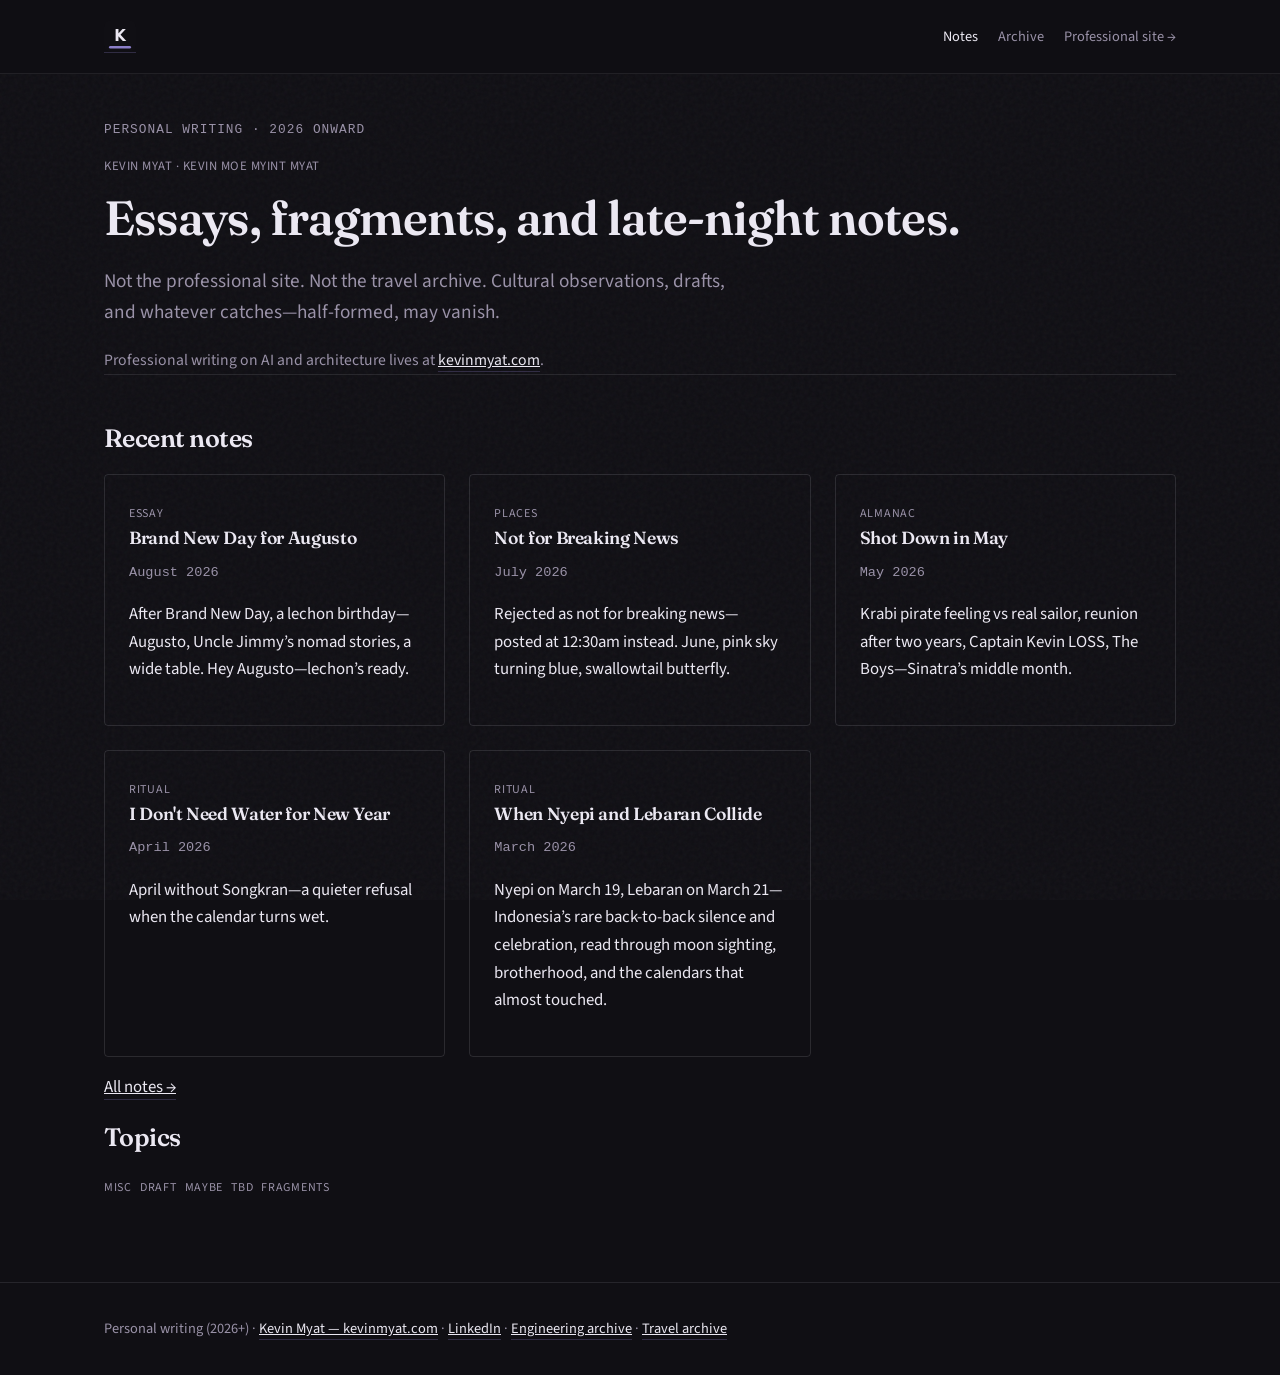
<file: index.html>
﻿<!DOCTYPE html>
<html lang="en">
<head>
  <meta charset="utf-8">
  <meta name="viewport" content="width=device-width, initial-scale=1">
    <title>Kevin Moe Myint Myat — Personal Writing | Kevin Myat</title>
  <meta name="description" content="Personal essays by Kevin Moe Myint Myat (Kevin Myat). Professional advisory at kevinmyat.com — Singapore.">
  <meta name="author" content="Kevin Moe Myint Myat">
  <meta name="google-site-verification" content="ZTF3uOZ1AsYwFRMLpzr2GUFgceF5L3k33hb3w4qyGak" />
  <meta name="robots" content="index, follow, max-image-preview:large">
  <link rel="canonical" href="https://kevinmyat.github.io/">
  <link rel="author" href="https://kevinmyat.com/">
  <link rel="me" href="https://www.linkedin.com/in/kevinmoemyintmyat/">
  <meta property="og:title" content="Kevin Myat — Personal Writing">
  <meta property="og:description" content="Personal essays and notes by Kevin Myat. Professional site: kevinmyat.com">
  <meta property="og:url" content="https://kevinmyat.github.io/">
  <meta property="og:type" content="website">
  <meta property="og:site_name" content="Kevin Myat">
  <meta property="og:image" content="https://kevinmyat.github.io/assets/img/og-default.png">
  <meta name="twitter:card" content="summary_large_image">
  <meta name="twitter:image" content="https://kevinmyat.github.io/assets/img/og-default.png">

  <link rel="icon" href="assets/img/favicon.svg" type="image/svg+xml">
  <link rel="stylesheet" href="styles.css">

  <script type="application/ld+json">{"@context":"https://schema.org","@type":"Person","@id":"https://kevinmyat.com/#person","name":"Kevin Moe Myint Myat","alternateName":["Kevin Myat","m3yevn"],"jobTitle":"Writer","url":"https://kevinmyat.com","sameAs":["https://www.linkedin.com/in/kevinmoemyintmyat/","https://kevinmyat.com","https://github.com/m3yevn","https://medium.com/@kevinmoemyintmyat","https://kevinmyat.github.io"],"homeLocation":{"@type":"Place","name":"Singapore"}}</script>
  <script type="application/ld+json">{"@context":"https://schema.org","@type":"WebSite","name":"Kevin Myat — Personal Writing","url":"https://kevinmyat.github.io","description":"Personal essays and notes from 2026 onward.","author":{"@id":"https://kevinmyat.com/#person"},"isPartOf":{"@type":"WebSite","@id":"https://kevinmyat.com/#website"}}</script>
</head>
<body>
  <a class="skip-link" href="#main">Skip to content</a>
  <header class="site-header">
    <div class="inner">
      <nav class="site-nav" aria-label="Primary">
        <a class="brand" href="index.html"><img class="brand-logo" src="assets/img/logo.svg" alt="Kevin Myat" width="32" height="32" decoding="async"></a>
        <ul class="nav-links"><li><a href="index.html" aria-current="page">Notes</a></li><li><a href="blog/index.html">Archive</a></li><li><a href="https://kevinmyat.com/">Professional site →</a></li></ul>
      </nav>
    </div>
  </header>
  <main id="main" class="site-main">

<section class="hero fade-in">
  <p class="archive-banner">Personal writing · 2026 onward</p>
  <p class="hero-eyebrow">Kevin Myat · Kevin Moe Myint Myat</p>
  <h1>Essays, fragments, and late-night notes.</h1>
  <p class="lead">Not the professional site. Not the travel archive. Cultural observations, drafts, and whatever catches—half-formed, may vanish.</p>
  <div class="hero-copy">
    <p>Professional writing on AI and architecture lives at <a href="https://kevinmyat.com/blog/">kevinmyat.com</a>.</p>
  </div>
</section>
<section class="fade-in fade-in-delay-1">
  <h2>Recent notes</h2>
  <div class="grid-2 fade-in">
    <article class="card">
      <a href="blog/brand-new-day-for-augusto/index.html">
        <span class="tag">essay</span>
        <h3>Brand New Day for Augusto</h3>
        <p class="meta">August 2026</p>
        <p>After Brand New Day, a lechon birthday—Augusto, Uncle Jimmy’s nomad stories, a wide table. Hey Augusto—lechon’s ready.</p>
      </a>
    </article>
    <article class="card">
      <a href="blog/not-for-breaking-news/index.html">
        <span class="tag">places</span>
        <h3>Not for Breaking News</h3>
        <p class="meta">July 2026</p>
        <p>Rejected as not for breaking news—posted at 12:30am instead. June, pink sky turning blue, swallowtail butterfly.</p>
      </a>
    </article>
    <article class="card">
      <a href="blog/shot-down-in-may/index.html">
        <span class="tag">almanac</span>
        <h3>Shot Down in May</h3>
        <p class="meta">May 2026</p>
        <p>Krabi pirate feeling vs real sailor, reunion after two years, Captain Kevin LOSS, The Boys—Sinatra’s middle month.</p>
      </a>
    </article>
    <article class="card">
      <a href="blog/i-dont-need-water-for-new-year/index.html">
        <span class="tag">ritual</span>
        <h3>I Don't Need Water for New Year</h3>
        <p class="meta">April 2026</p>
        <p>April without Songkran—a quieter refusal when the calendar turns wet.</p>
      </a>
    </article>
    <article class="card">
      <a href="blog/nyepi-and-the-day-of-silence/index.html">
        <span class="tag">ritual</span>
        <h3>When Nyepi and Lebaran Collide</h3>
        <p class="meta">March 2026</p>
        <p>Nyepi on March 19, Lebaran on March 21—Indonesia’s rare back-to-back silence and celebration, read through moon sighting, brotherhood, and the calendars that almost touched.</p>
      </a>
    </article></div>
  <p><a href="blog/index.html">All notes →</a></p>
</section>
<section class="fade-in fade-in-delay-2">
  <h2>Topics</h2>
  <p><span class="tag">misc</span><span class="tag">draft</span><span class="tag">maybe</span><span class="tag">tbd</span><span class="tag">fragments</span></p>
</section></main>
  <footer class="site-footer"><div class="inner"><p>Personal writing (2026+) · <a href="https://kevinmyat.com/">Kevin Myat — kevinmyat.com</a> · <a href="https://www.linkedin.com/in/kevinmoemyintmyat/" rel="me">LinkedIn</a> · <a href="https://kevmoemyintmyat.gitlab.io/">Engineering archive</a> · <a href="https://kevmoemyintmyat.github.io/">Travel archive</a></p></div></footer>
  <script src="scripts.js" defer></script>
</body>
</html>
</file>
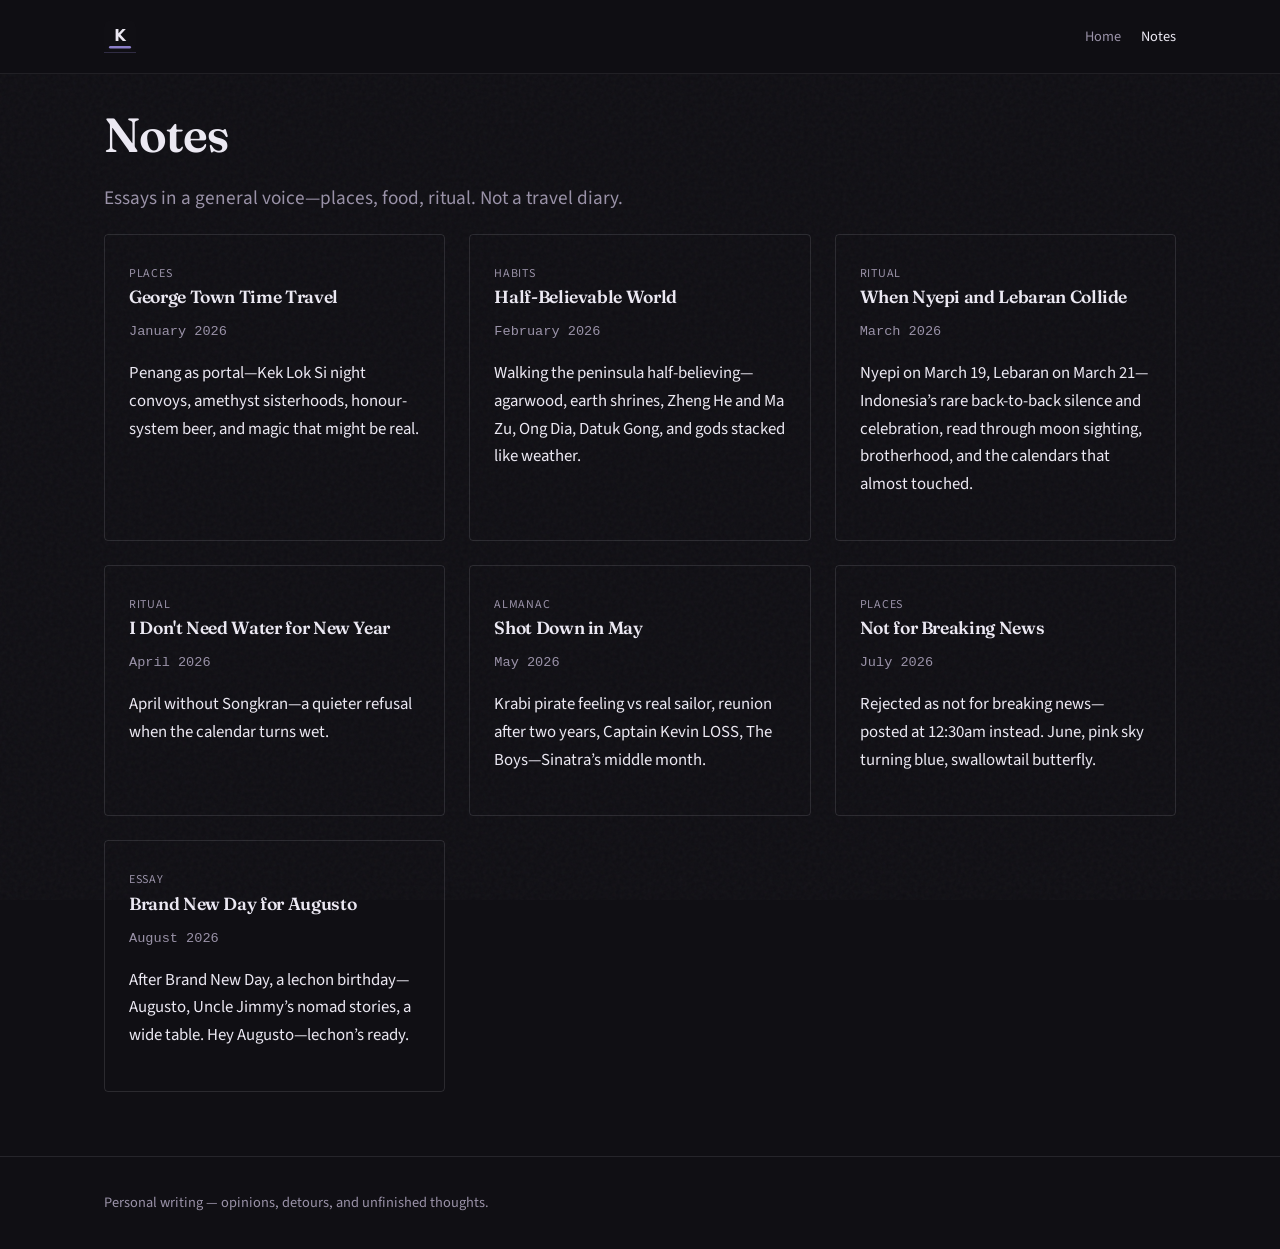
<file: blog/index.html>
﻿<!DOCTYPE html>
<html lang="en">
<head>
  <meta charset="utf-8">
  <meta name="viewport" content="width=device-width, initial-scale=1">
  <title>Notes · Kevin Myat</title>
  <meta name="description" content="Loose notes and drafts — no fixed theme.">
  <meta name="keywords" content="Kevin Myat, Kevin Moe Myint Myat, Moe Myint Myat, m3yevn, personal writing, essays, fragments, creative notes, side project blog">
  <meta name="author" content="Kevin Myat">
  <link rel="canonical" href="https://kevinmyat.github.io/blog/">
  <link rel="author" href="https://kevinmyat.com/">
  <meta property="og:title" content="Notes · Kevin Myat">
  <meta property="og:description" content="Loose notes and drafts — no fixed theme.">
  <meta property="og:url" content="https://kevinmyat.github.io/blog/">
  <meta property="og:type" content="website">
  <meta property="og:image" content="https://kevinmyat.github.io/assets/img/og-default.png">
  <meta name="twitter:card" content="summary_large_image">
  <meta name="twitter:image" content="https://kevinmyat.github.io/assets/img/og-default.png">
  <meta name="twitter:title" content="Notes · Kevin Myat">
  <meta name="twitter:description" content="Loose notes and drafts — no fixed theme.">
  <link rel="icon" href="../assets/img/favicon.svg" type="image/svg+xml">
  <link rel="stylesheet" href="../styles.css">
  
</head>
<body>
  <a class="skip-link" href="#main">Skip to content</a>
  <header class="site-header">
    <div class="inner">
      <nav class="site-nav" aria-label="Primary">
        <a class="brand" href="../index.html"><img class="brand-logo" src="../assets/img/logo.svg" alt="Kevin Myat" width="32" height="32" decoding="async"></a>
        <ul class="nav-links"><li><a href="../index.html">Home</a></li><li><a href="../blog/index.html" aria-current="page">Notes</a></li></ul>
      </nav>
    </div>
  </header>
  <main id="main" class="site-main"><h1>Notes</h1>
<p class="lead">Essays in a general voice—places, food, ritual. Not a travel diary.</p>
<div class="grid-2 fade-in">
    <article class="card">
      <a href="../blog/hawker-time-travel-george-town/index.html">
        <span class="tag">places</span>
        <h3>George Town Time Travel</h3>
        <p class="meta">January 2026</p>
        <p>Penang as portal—Kek Lok Si night convoys, amethyst sisterhoods, honour-system beer, and magic that might be real.</p>
      </a>
    </article>
    <article class="card">
      <a href="../blog/antique-shops-and-half-beliefs/index.html">
        <span class="tag">habits</span>
        <h3>Half-Believable World</h3>
        <p class="meta">February 2026</p>
        <p>Walking the peninsula half-believing—agarwood, earth shrines, Zheng He and Ma Zu, Ong Dia, Datuk Gong, and gods stacked like weather.</p>
      </a>
    </article>
    <article class="card">
      <a href="../blog/nyepi-and-the-day-of-silence/index.html">
        <span class="tag">ritual</span>
        <h3>When Nyepi and Lebaran Collide</h3>
        <p class="meta">March 2026</p>
        <p>Nyepi on March 19, Lebaran on March 21—Indonesia’s rare back-to-back silence and celebration, read through moon sighting, brotherhood, and the calendars that almost touched.</p>
      </a>
    </article>
    <article class="card">
      <a href="../blog/i-dont-need-water-for-new-year/index.html">
        <span class="tag">ritual</span>
        <h3>I Don't Need Water for New Year</h3>
        <p class="meta">April 2026</p>
        <p>April without Songkran—a quieter refusal when the calendar turns wet.</p>
      </a>
    </article>
    <article class="card">
      <a href="../blog/shot-down-in-may/index.html">
        <span class="tag">almanac</span>
        <h3>Shot Down in May</h3>
        <p class="meta">May 2026</p>
        <p>Krabi pirate feeling vs real sailor, reunion after two years, Captain Kevin LOSS, The Boys—Sinatra’s middle month.</p>
      </a>
    </article>
    <article class="card">
      <a href="../blog/not-for-breaking-news/index.html">
        <span class="tag">places</span>
        <h3>Not for Breaking News</h3>
        <p class="meta">July 2026</p>
        <p>Rejected as not for breaking news—posted at 12:30am instead. June, pink sky turning blue, swallowtail butterfly.</p>
      </a>
    </article>
    <article class="card">
      <a href="../blog/brand-new-day-for-augusto/index.html">
        <span class="tag">essay</span>
        <h3>Brand New Day for Augusto</h3>
        <p class="meta">August 2026</p>
        <p>After Brand New Day, a lechon birthday—Augusto, Uncle Jimmy’s nomad stories, a wide table. Hey Augusto—lechon’s ready.</p>
      </a>
    </article></div></main>
  <footer class="site-footer"><div class="inner"><p>Personal writing — opinions, detours, and unfinished thoughts.</p></div></footer>
  <script src="../scripts.js" defer></script>
</body>
</html>
</file>
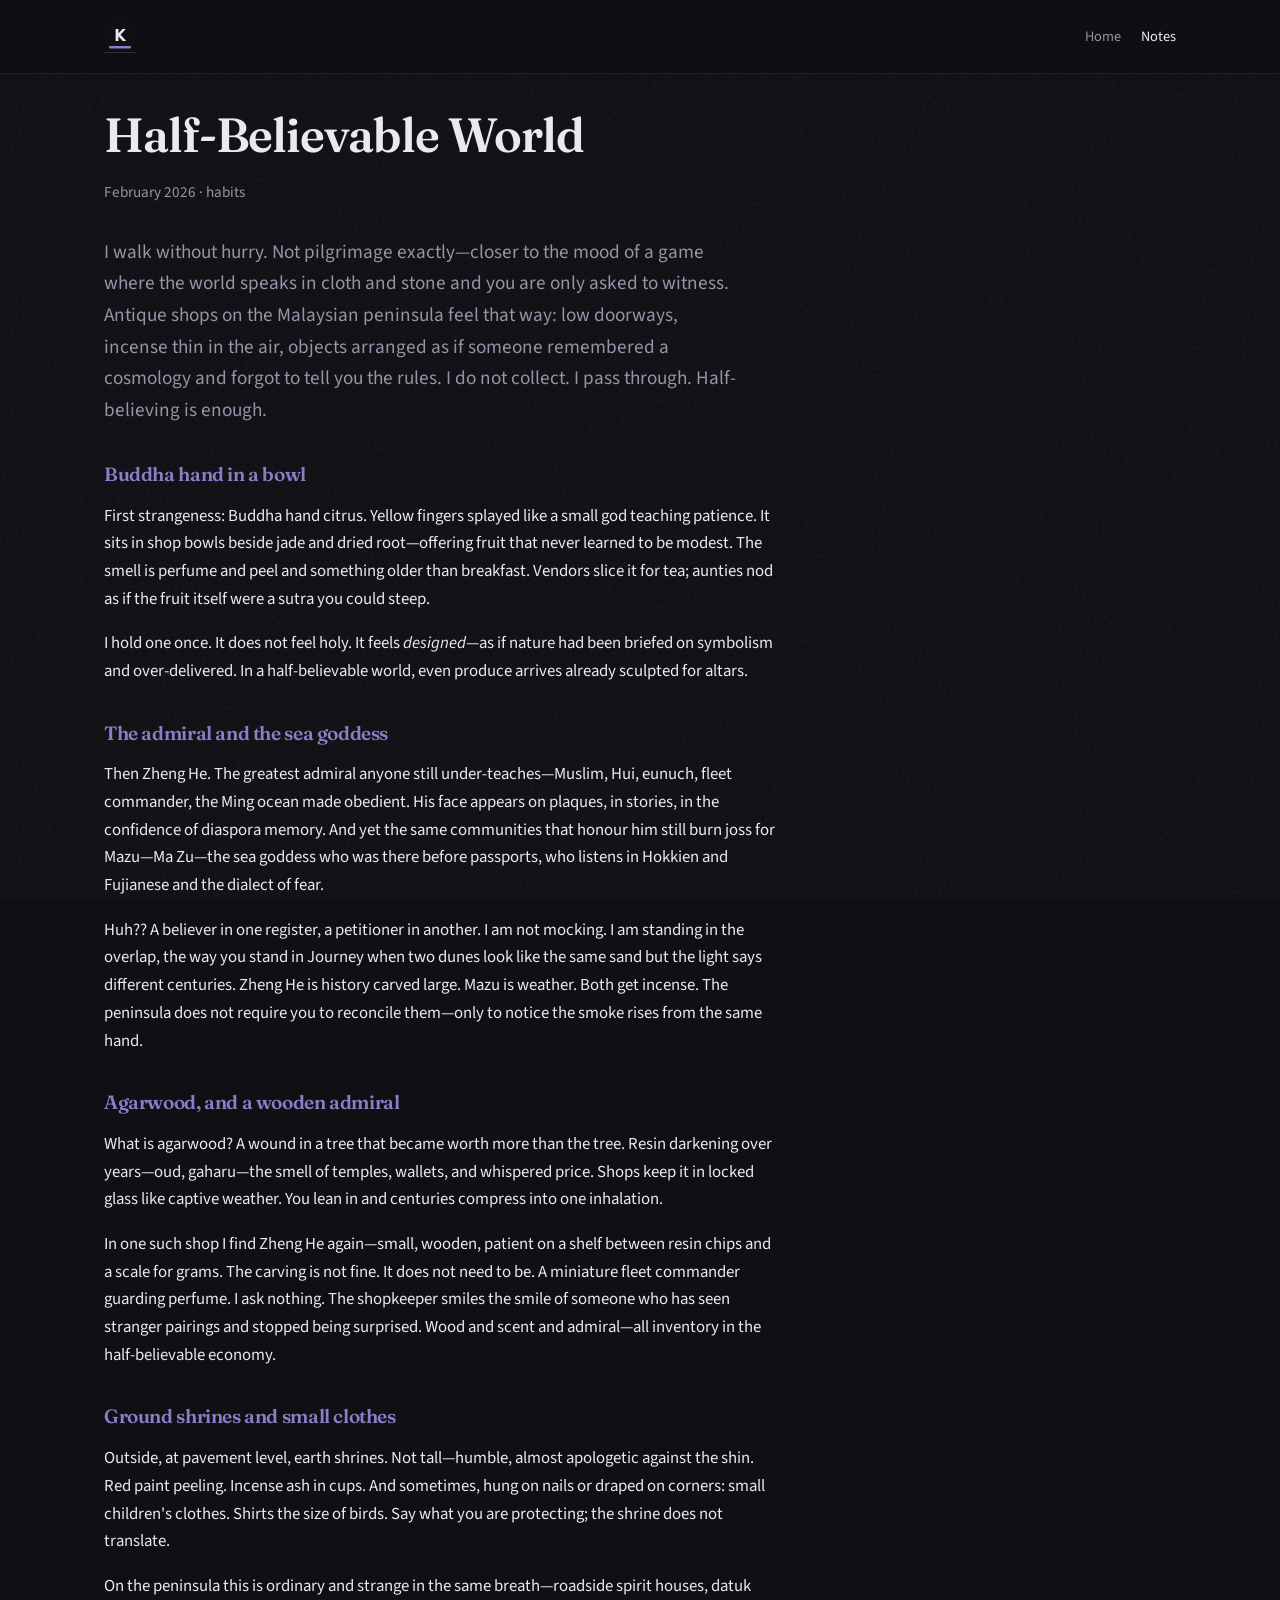
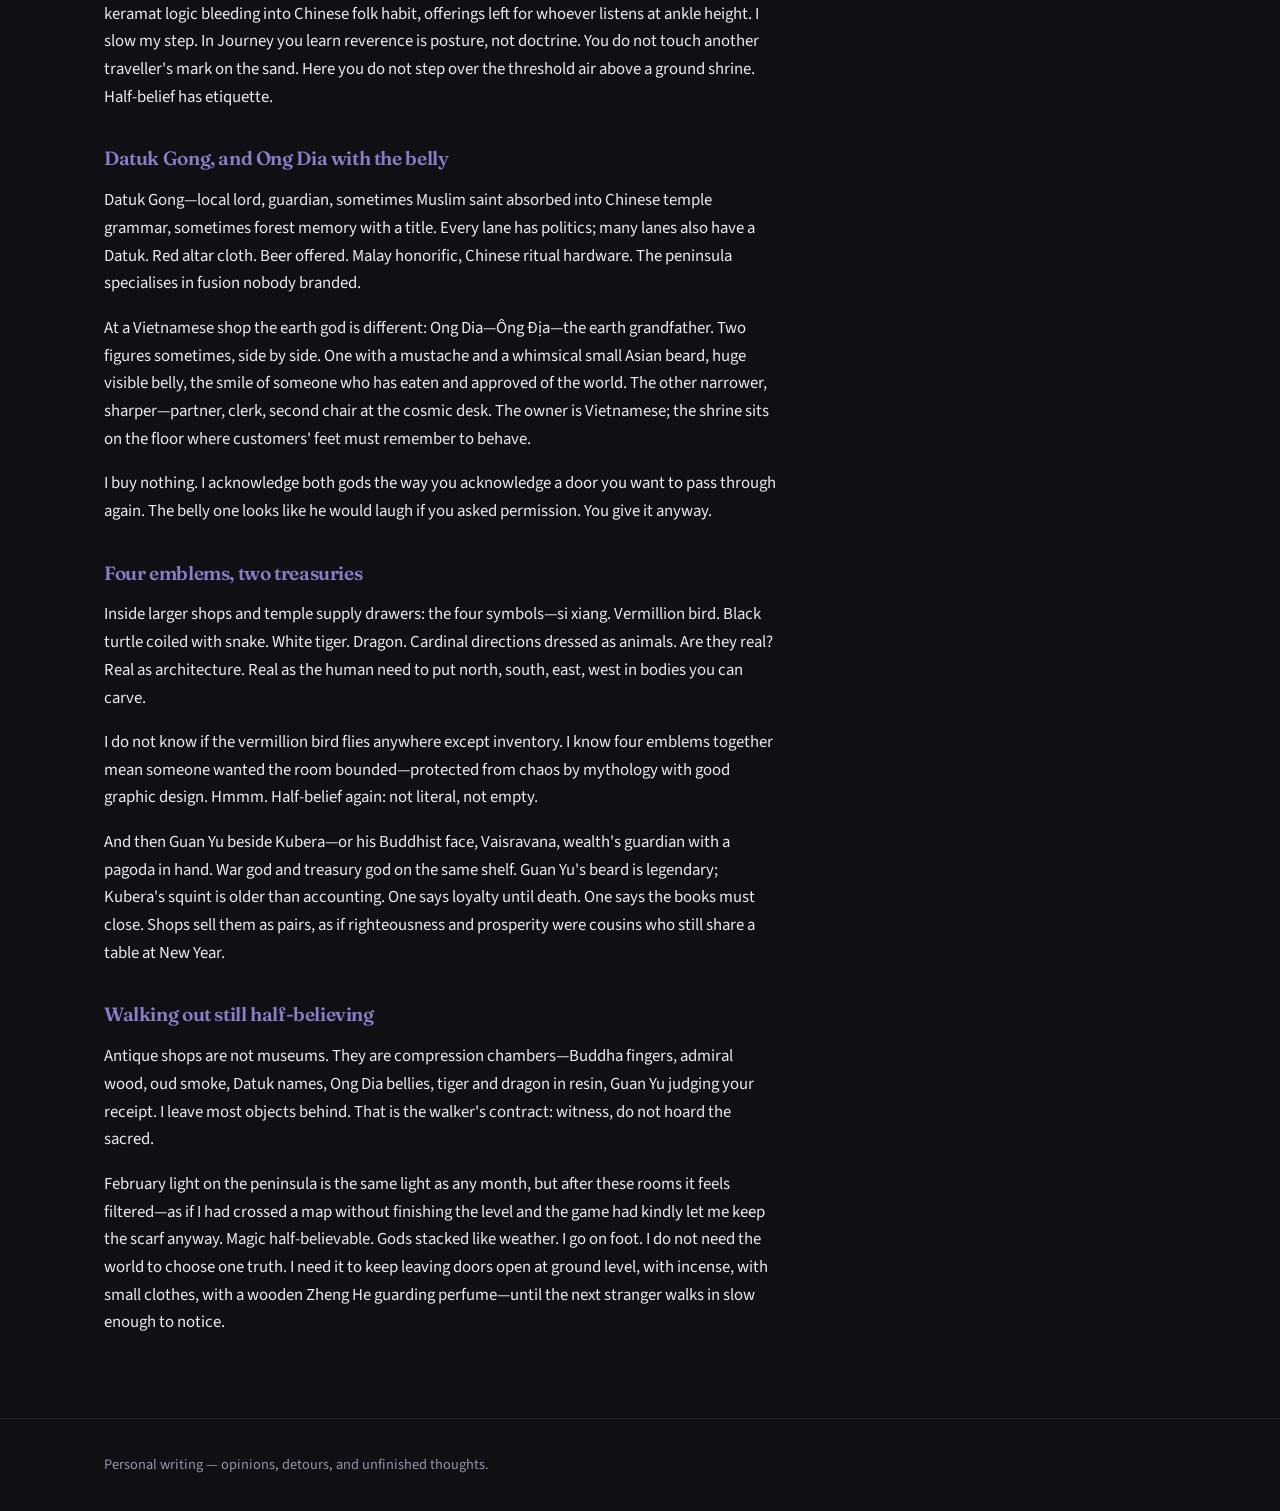
<file: blog/antique-shops-and-half-beliefs/index.html>
﻿<!DOCTYPE html>
<html lang="en">
<head>
  <meta charset="utf-8">
  <meta name="viewport" content="width=device-width, initial-scale=1">
  <title>Half-Believable World · Kevin Myat</title>
  <meta name="description" content="Walking the peninsula half-believing—agarwood, earth shrines, Zheng He and Ma Zu, Ong Dia, Datuk Gong, and gods stacked like weather.">
  <meta name="keywords" content="Kevin Myat, Kevin Moe Myint Myat, Moe Myint Myat, m3yevn, personal writing, essays, fragments, creative notes, side project blog">
  <meta name="author" content="Kevin Myat">
  <link rel="canonical" href="https://kevinmyat.github.io/blog/antique-shops-and-half-beliefs/">
  <link rel="author" href="https://kevinmyat.com/">
  <meta property="og:title" content="Half-Believable World · Kevin Myat">
  <meta property="og:description" content="Walking the peninsula half-believing—agarwood, earth shrines, Zheng He and Ma Zu, Ong Dia, Datuk Gong, and gods stacked like weather.">
  <meta property="og:url" content="https://kevinmyat.github.io/blog/antique-shops-and-half-beliefs/">
  <meta property="og:type" content="article">
  <meta property="og:site_name" content="Kevin Myat">
  <meta property="og:image" content="https://kevinmyat.github.io/assets/img/og-default.png">
  <meta name="twitter:card" content="summary_large_image">
  <meta name="twitter:image" content="https://kevinmyat.github.io/assets/img/og-default.png">
  <meta name="twitter:title" content="Half-Believable World · Kevin Myat">
  <meta name="twitter:description" content="Walking the peninsula half-believing—agarwood, earth shrines, Zheng He and Ma Zu, Ong Dia, Datuk Gong, and gods stacked like weather.">
  <link rel="icon" href="../../assets/img/favicon.svg" type="image/svg+xml">
  <link rel="stylesheet" href="../../styles.css">
  <script type="application/ld+json">{"@context":"https://schema.org","@type":"BlogPosting","headline":"Half-Believable World","author":{"@type":"Person","name":"Kevin Myat"},"datePublished":"2026-02-20","mainEntityOfPage":"https://kevinmyat.github.io/blog/antique-shops-and-half-beliefs/"}</script>
</head>
<body>
  <a class="skip-link" href="#main">Skip to content</a>
  <header class="site-header">
    <div class="inner">
      <nav class="site-nav" aria-label="Primary">
        <a class="brand" href="../../index.html"><img class="brand-logo" src="../../assets/img/logo.svg" alt="Kevin Myat" width="32" height="32" decoding="async"></a>
        <ul class="nav-links"><li><a href="../../index.html">Home</a></li><li><a href="../../blog/index.html" aria-current="page">Notes</a></li></ul>
      </nav>
    </div>
  </header>
  <main id="main" class="site-main">
<article class="article">
  <header class="article-header fade-in">
    <h1>Half-Believable World</h1>
    <p class="byline">February 2026 · habits</p>
  </header>
  <div class="article-body fade-in fade-in-delay-1"><p class="lead">I walk without hurry. Not pilgrimage exactly—closer to the mood of a game where the world speaks in cloth and stone and you are only asked to witness. Antique shops on the Malaysian peninsula feel that way: low doorways, incense thin in the air, objects arranged as if someone remembered a cosmology and forgot to tell you the rules. I do not collect. I pass through. Half-believing is enough.</p><h2>Buddha hand in a bowl</h2><p>First strangeness: Buddha hand citrus. Yellow fingers splayed like a small god teaching patience. It sits in shop bowls beside jade and dried root—offering fruit that never learned to be modest. The smell is perfume and peel and something older than breakfast. Vendors slice it for tea; aunties nod as if the fruit itself were a sutra you could steep.</p><p>I hold one once. It does not feel holy. It feels <em>designed</em>—as if nature had been briefed on symbolism and over-delivered. In a half-believable world, even produce arrives already sculpted for altars.</p><h2>The admiral and the sea goddess</h2><p>Then Zheng He. The greatest admiral anyone still under-teaches—Muslim, Hui, eunuch, fleet commander, the Ming ocean made obedient. His face appears on plaques, in stories, in the confidence of diaspora memory. And yet the same communities that honour him still burn joss for Mazu—Ma Zu—the sea goddess who was there before passports, who listens in Hokkien and Fujianese and the dialect of fear.</p><p>Huh?? A believer in one register, a petitioner in another. I am not mocking. I am standing in the overlap, the way you stand in Journey when two dunes look like the same sand but the light says different centuries. Zheng He is history carved large. Mazu is weather. Both get incense. The peninsula does not require you to reconcile them—only to notice the smoke rises from the same hand.</p><h2>Agarwood, and a wooden admiral</h2><p>What is agarwood? A wound in a tree that became worth more than the tree. Resin darkening over years—oud, gaharu—the smell of temples, wallets, and whispered price. Shops keep it in locked glass like captive weather. You lean in and centuries compress into one inhalation.</p><p>In one such shop I find Zheng He again—small, wooden, patient on a shelf between resin chips and a scale for grams. The carving is not fine. It does not need to be. A miniature fleet commander guarding perfume. I ask nothing. The shopkeeper smiles the smile of someone who has seen stranger pairings and stopped being surprised. Wood and scent and admiral—all inventory in the half-believable economy.</p><h2>Ground shrines and small clothes</h2><p>Outside, at pavement level, earth shrines. Not tall—humble, almost apologetic against the shin. Red paint peeling. Incense ash in cups. And sometimes, hung on nails or draped on corners: small children's clothes. Shirts the size of birds. Say what you are protecting; the shrine does not translate.</p><p>On the peninsula this is ordinary and strange in the same breath—roadside spirit houses, datuk keramat logic bleeding into Chinese folk habit, offerings left for whoever listens at ankle height. I slow my step. In Journey you learn reverence is posture, not doctrine. You do not touch another traveller's mark on the sand. Here you do not step over the threshold air above a ground shrine. Half-belief has etiquette.</p><h2>Datuk Gong, and Ong Dia with the belly</h2><p>Datuk Gong—local lord, guardian, sometimes Muslim saint absorbed into Chinese temple grammar, sometimes forest memory with a title. Every lane has politics; many lanes also have a Datuk. Red altar cloth. Beer offered. Malay honorific, Chinese ritual hardware. The peninsula specialises in fusion nobody branded.</p><p>At a Vietnamese shop the earth god is different: Ong Dia—Ông Địa—the earth grandfather. Two figures sometimes, side by side. One with a mustache and a whimsical small Asian beard, huge visible belly, the smile of someone who has eaten and approved of the world. The other narrower, sharper—partner, clerk, second chair at the cosmic desk. The owner is Vietnamese; the shrine sits on the floor where customers' feet must remember to behave.</p><p>I buy nothing. I acknowledge both gods the way you acknowledge a door you want to pass through again. The belly one looks like he would laugh if you asked permission. You give it anyway.</p><h2>Four emblems, two treasuries</h2><p>Inside larger shops and temple supply drawers: the four symbols—si xiang. Vermillion bird. Black turtle coiled with snake. White tiger. Dragon. Cardinal directions dressed as animals. Are they real? Real as architecture. Real as the human need to put north, south, east, west in bodies you can carve.</p><p>I do not know if the vermillion bird flies anywhere except inventory. I know four emblems together mean someone wanted the room bounded—protected from chaos by mythology with good graphic design. Hmmm. Half-belief again: not literal, not empty.</p><p>And then Guan Yu beside Kubera—or his Buddhist face, Vaisravana, wealth's guardian with a pagoda in hand. War god and treasury god on the same shelf. Guan Yu's beard is legendary; Kubera's squint is older than accounting. One says loyalty until death. One says the books must close. Shops sell them as pairs, as if righteousness and prosperity were cousins who still share a table at New Year.</p><h2>Walking out still half-believing</h2><p>Antique shops are not museums. They are compression chambers—Buddha fingers, admiral wood, oud smoke, Datuk names, Ong Dia bellies, tiger and dragon in resin, Guan Yu judging your receipt. I leave most objects behind. That is the walker's contract: witness, do not hoard the sacred.</p><p>February light on the peninsula is the same light as any month, but after these rooms it feels filtered—as if I had crossed a map without finishing the level and the game had kindly let me keep the scarf anyway. Magic half-believable. Gods stacked like weather. I go on foot. I do not need the world to choose one truth. I need it to keep leaving doors open at ground level, with incense, with small clothes, with a wooden Zheng He guarding perfume—until the next stranger walks in slow enough to notice.</p></div>
  
</article></main>
  <footer class="site-footer"><div class="inner"><p>Personal writing — opinions, detours, and unfinished thoughts.</p></div></footer>
  <script src="../../scripts.js" defer></script>
</body>
</html>
</file>
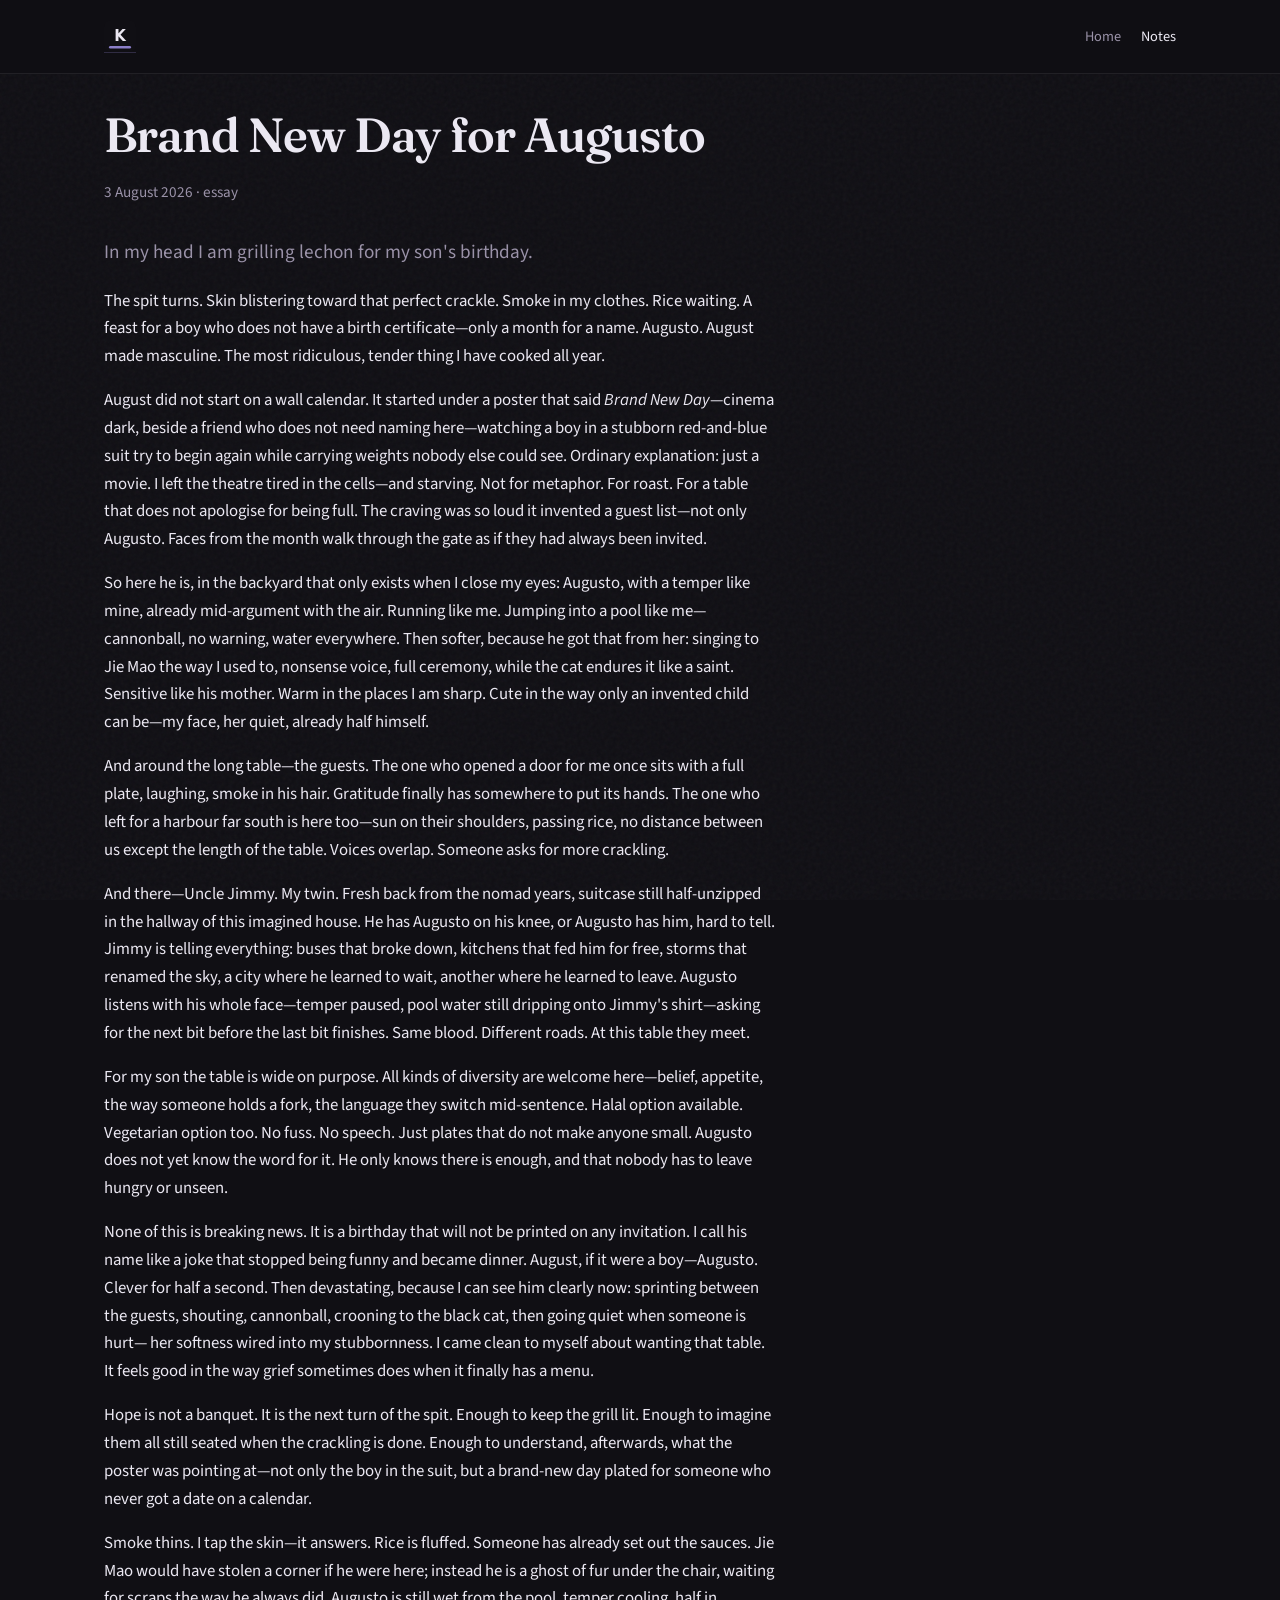
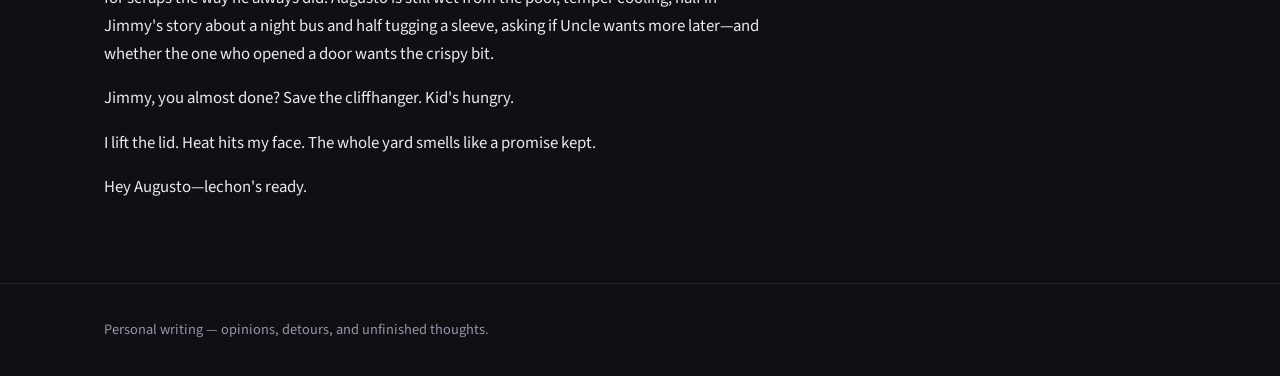
<file: blog/brand-new-day-for-augusto/index.html>
<!doctype html>
<html lang="en">
  <head>
    <meta charset="utf-8" />
    <meta name="viewport" content="width=device-width, initial-scale=1" />
    <title>Brand New Day for Augusto · Kevin Myat</title>
    <meta
      name="description"
      content="After Brand New Day, a craving for lechon invents a birthday—Augusto, a wide table, guests in plain sight. Hey Augusto, lechon's ready."
    />
    <meta
      name="keywords"
      content="Kevin Myat, Kevin Moe Myint Myat, Moe Myint Myat, m3yevn, personal writing, essays, fragments, creative notes, side project blog"
    />
    <meta name="author" content="Kevin Myat" />
    <link
      rel="canonical"
      href="https://kevinmyat.github.io/blog/brand-new-day-for-augusto/"
    />
    <link rel="author" href="https://kevinmyat.com/" />
    <meta property="og:title" content="Brand New Day for Augusto · Kevin Myat" />
    <meta
      property="og:description"
      content="After Brand New Day, a craving for lechon invents a birthday—Augusto, a wide table, guests in plain sight. Hey Augusto, lechon's ready."
    />
    <meta
      property="og:url"
      content="https://kevinmyat.github.io/blog/brand-new-day-for-augusto/"
    />
    <meta property="og:type" content="article" />
    <meta property="og:site_name" content="Kevin Myat" />
    <meta
      property="og:image"
      content="https://kevinmyat.github.io/assets/img/og-default.png"
    />
    <meta name="twitter:card" content="summary_large_image" />
    <meta
      name="twitter:image"
      content="https://kevinmyat.github.io/assets/img/og-default.png"
    />
    <meta name="twitter:title" content="Brand New Day for Augusto · Kevin Myat" />
    <meta
      name="twitter:description"
      content="After Brand New Day, a craving for lechon invents a birthday—Augusto, a wide table, guests in plain sight. Hey Augusto, lechon's ready."
    />
    <link rel="icon" href="../../assets/img/favicon.svg" type="image/svg+xml" />
    <link rel="stylesheet" href="../../styles.css" />
    <script type="application/ld+json">
      {
        "@context": "https://schema.org",
        "@type": "BlogPosting",
        "headline": "Brand New Day for Augusto",
        "description": "After Brand New Day, a craving for lechon invents a birthday—Augusto, a wide table, guests in plain sight. Hey Augusto, lechon's ready.",
        "author": { "@type": "Person", "name": "Kevin Myat" },
        "datePublished": "2026-08-03",
        "dateModified": "2026-08-03",
        "mainEntityOfPage": "https://kevinmyat.github.io/blog/brand-new-day-for-augusto/",
        "publisher": {
          "@type": "Organization",
          "name": "Kevin Myat — Personal Writing",
          "logo": {
            "@type": "ImageObject",
            "url": "https://kevinmyat.github.io/assets/img/logo.svg"
          }
        }
      }
    </script>
  </head>
  <body>
    <a class="skip-link" href="#main">Skip to content</a>
    <header class="site-header">
      <div class="inner">
        <nav class="site-nav" aria-label="Primary">
          <a class="brand" href="../../index.html"
            ><img
              class="brand-logo"
              src="../../assets/img/logo.svg"
              alt="Kevin Myat"
              width="32"
              height="32"
              decoding="async"
          /></a>
          <ul class="nav-links">
            <li><a href="../../index.html">Home</a></li>
            <li>
              <a href="../../blog/index.html" aria-current="page">Notes</a>
            </li>
          </ul>
        </nav>
      </div>
    </header>
    <main id="main" class="site-main">
      <article class="article">
        <header class="article-header fade-in">
          <h1>Brand New Day for Augusto</h1>
          <p class="byline">3 August 2026 · essay</p>
        </header>
        <div class="article-body fade-in fade-in-delay-1">
          <p class="lead">
            In my head I am grilling lechon for my son's birthday.
          </p>
          <p>
            The spit turns. Skin blistering toward that perfect crackle. Smoke
            in my clothes. Rice waiting. A feast for a boy who does not have a
            birth certificate—only a month for a name. Augusto. August made
            masculine. The most ridiculous, tender thing I have cooked all year.
          </p>
          <p>
            August did not start on a wall calendar. It started under a poster
            that said <em>Brand New Day</em>—cinema dark, beside a friend who
            does not need naming here—watching a boy in a stubborn red-and-blue
            suit try to begin again while carrying weights nobody else could
            see. Ordinary explanation: just a movie. I left the theatre tired
            in the cells—and starving. Not for metaphor. For roast. For a table
            that does not apologise for being full. The craving was so loud it
            invented a guest list—not only Augusto. Faces from the month walk
            through the gate as if they had always been invited.
          </p>
          <p>
            So here he is, in the backyard that only exists when I close my
            eyes: Augusto, with a temper like mine, already mid-argument with
            the air. Running like me. Jumping into a pool like me—cannonball,
            no warning, water everywhere. Then softer, because he got that from
            her: singing to Jie Mao the way I used to, nonsense voice, full
            ceremony, while the cat endures it like a saint. Sensitive like his
            mother. Warm in the places I am sharp. Cute in the way only an
            invented child can be—my face, her quiet, already half himself.
          </p>
          <p>
            And around the long table—the guests. The one who opened a door for
            me once sits with a full plate, laughing, smoke in his hair.
            Gratitude finally has somewhere to put its hands. The one who left
            for a harbour far south is here too—sun on their shoulders, passing
            rice, no distance between us except the length of the table. Voices
            overlap. Someone asks for more crackling.
          </p>
          <p>
            And there—Uncle Jimmy. My twin. Fresh back from the nomad years,
            suitcase still half-unzipped in the hallway of this imagined house.
            He has Augusto on his knee, or Augusto has him, hard to tell. Jimmy
            is telling everything: buses that broke down, kitchens that fed him
            for free, storms that renamed the sky, a city where he learned to
            wait, another where he learned to leave. Augusto listens with his
            whole face—temper paused, pool water still dripping onto Jimmy's
            shirt—asking for the next bit before the last bit finishes. Same
            blood. Different roads. At this table they meet.
          </p>
          <p>
            For my son the table is wide on purpose. All kinds of diversity are
            welcome here—belief, appetite, the way someone holds a fork, the
            language they switch mid-sentence. Halal option available. Vegetarian
            option too. No fuss. No speech. Just plates that do not make anyone
            small. Augusto does not yet know the word for it. He only knows there
            is enough, and that nobody has to leave hungry or unseen.
          </p>
          <p>
            None of this is breaking news. It is a birthday that will not be
            printed on any invitation. I call his name like a joke that stopped
            being funny and became dinner. August, if it were a boy—Augusto.
            Clever for half a second. Then devastating, because I can see him
            clearly now: sprinting between the guests, shouting, cannonball,
            crooning to the black cat, then going quiet when someone is hurt—
            her softness wired into my stubbornness. I came clean to myself about
            wanting that table. It feels good in the way grief sometimes does
            when it finally has a menu.
          </p>
          <p>
            Hope is not a banquet. It is the next turn of the spit. Enough to
            keep the grill lit. Enough to imagine them all still seated when the
            crackling is done. Enough to understand, afterwards, what the poster
            was pointing at—not only the boy in the suit, but a brand-new day
            plated for someone who never got a date on a calendar.
          </p>
          <p>
            Smoke thins. I tap the skin—it answers. Rice is fluffed. Someone has
            already set out the sauces. Jie Mao would have stolen a corner if he
            were here; instead he is a ghost of fur under the chair, waiting for
            scraps the way he always did. Augusto is still wet from the pool,
            temper cooling, half in Jimmy's story about a night bus and half
            tugging a sleeve, asking if Uncle wants more later—and whether the
            one who opened a door wants the crispy bit.
          </p>
          <p>
            Jimmy, you almost done? Save the cliffhanger. Kid's hungry.
          </p>
          <p>
            I lift the lid. Heat hits my face. The whole yard smells like a
            promise kept.
          </p>
          <p>
            Hey Augusto—lechon's ready.
          </p>
        </div>
      </article>
    </main>
    <footer class="site-footer">
      <div class="inner">
        <p>Personal writing — opinions, detours, and unfinished thoughts.</p>
      </div>
    </footer>
    <script src="../../scripts.js" defer></script>
  </body>
</html>
</file>
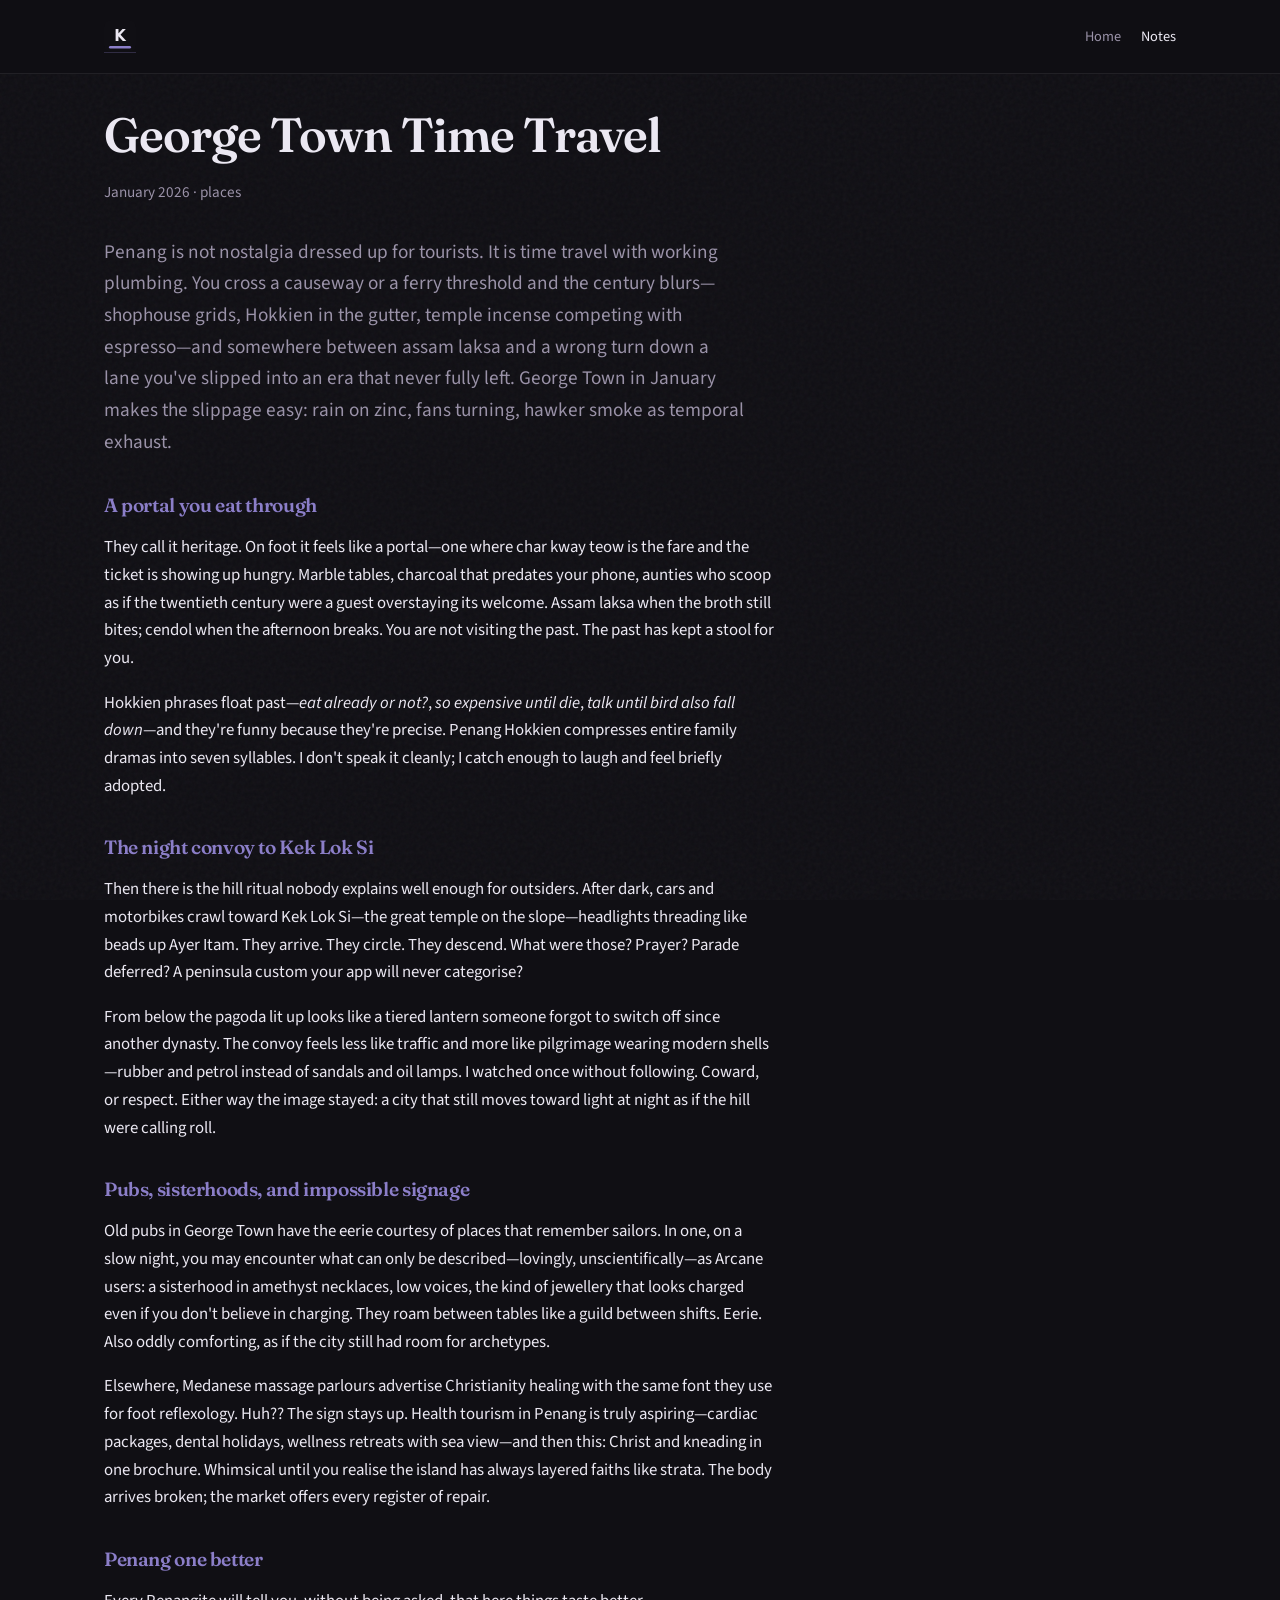
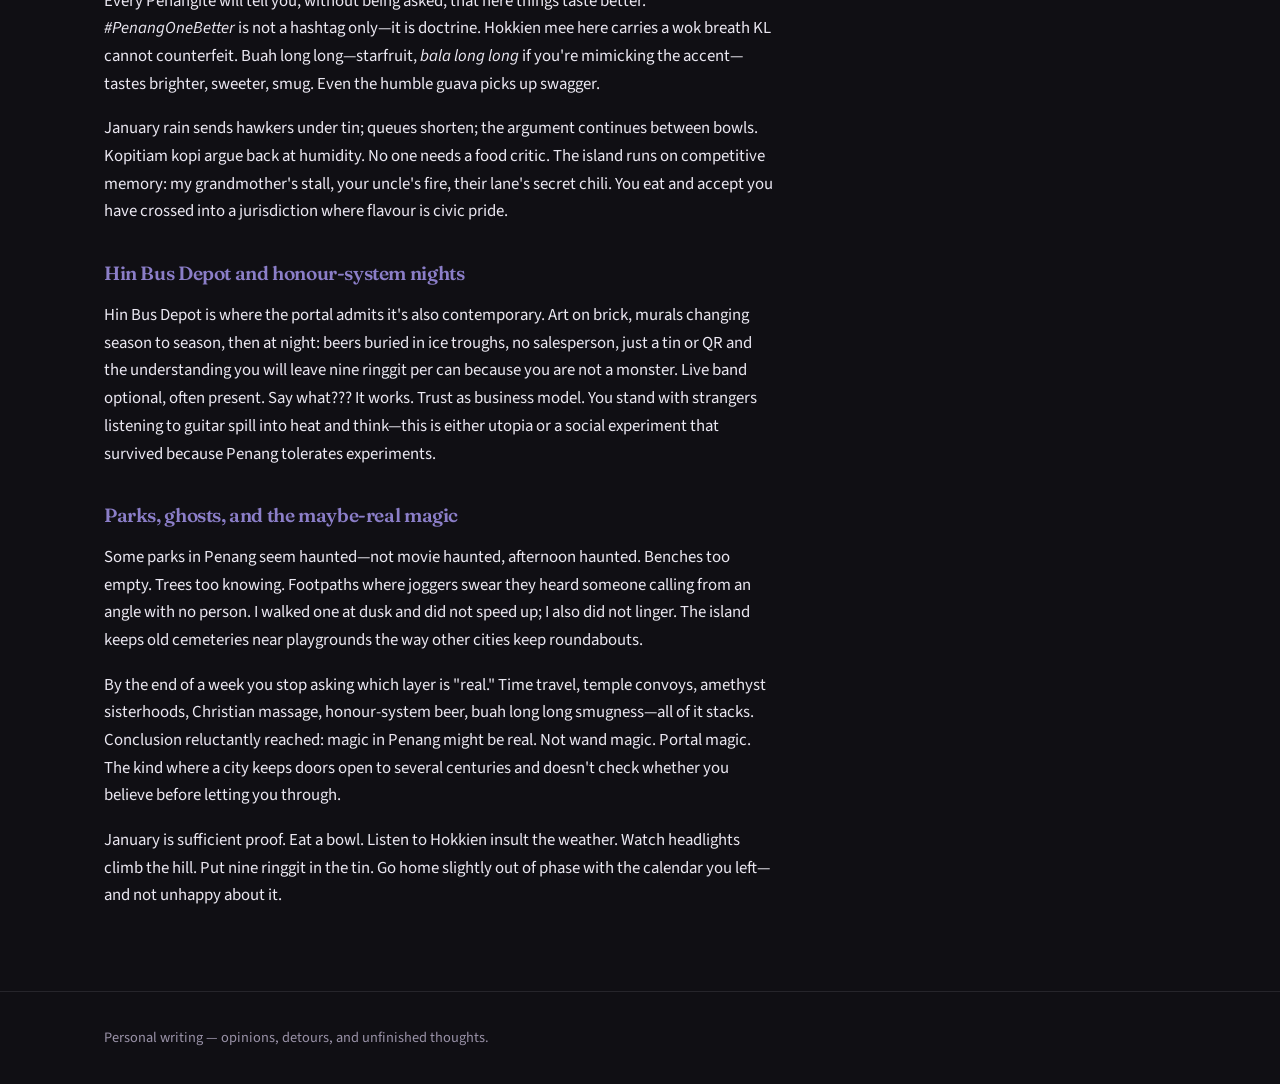
<file: blog/hawker-time-travel-george-town/index.html>
﻿<!DOCTYPE html>
<html lang="en">
<head>
  <meta charset="utf-8">
  <meta name="viewport" content="width=device-width, initial-scale=1">
  <title>George Town Time Travel · Kevin Myat</title>
  <meta name="description" content="Penang as portal—Kek Lok Si night convoys, amethyst sisterhoods, honour-system beer, and magic that might be real.">
  <meta name="keywords" content="Kevin Myat, Kevin Moe Myint Myat, Moe Myint Myat, m3yevn, personal writing, essays, fragments, creative notes, side project blog">
  <meta name="author" content="Kevin Myat">
  <link rel="canonical" href="https://kevinmyat.github.io/blog/hawker-time-travel-george-town/">
  <link rel="author" href="https://kevinmyat.com/">
  <meta property="og:title" content="George Town Time Travel · Kevin Myat">
  <meta property="og:description" content="Penang as portal—Kek Lok Si night convoys, amethyst sisterhoods, honour-system beer, and magic that might be real.">
  <meta property="og:url" content="https://kevinmyat.github.io/blog/hawker-time-travel-george-town/">
  <meta property="og:type" content="article">
  <meta property="og:site_name" content="Kevin Myat">
  <meta property="og:image" content="https://kevinmyat.github.io/assets/img/og-default.png">
  <meta name="twitter:card" content="summary_large_image">
  <meta name="twitter:image" content="https://kevinmyat.github.io/assets/img/og-default.png">
  <meta name="twitter:title" content="George Town Time Travel · Kevin Myat">
  <meta name="twitter:description" content="Penang as portal—Kek Lok Si night convoys, amethyst sisterhoods, honour-system beer, and magic that might be real.">
  <link rel="icon" href="../../assets/img/favicon.svg" type="image/svg+xml">
  <link rel="stylesheet" href="../../styles.css">
  <script type="application/ld+json">{"@context":"https://schema.org","@type":"BlogPosting","headline":"George Town Time Travel","author":{"@type":"Person","name":"Kevin Myat"},"datePublished":"2026-01-20","mainEntityOfPage":"https://kevinmyat.github.io/blog/hawker-time-travel-george-town/"}</script>
</head>
<body>
  <a class="skip-link" href="#main">Skip to content</a>
  <header class="site-header">
    <div class="inner">
      <nav class="site-nav" aria-label="Primary">
        <a class="brand" href="../../index.html"><img class="brand-logo" src="../../assets/img/logo.svg" alt="Kevin Myat" width="32" height="32" decoding="async"></a>
        <ul class="nav-links"><li><a href="../../index.html">Home</a></li><li><a href="../../blog/index.html" aria-current="page">Notes</a></li></ul>
      </nav>
    </div>
  </header>
  <main id="main" class="site-main">
<article class="article">
  <header class="article-header fade-in">
    <h1>George Town Time Travel</h1>
    <p class="byline">January 2026 · places</p>
  </header>
  <div class="article-body fade-in fade-in-delay-1"><p class="lead">Penang is not nostalgia dressed up for tourists. It is time travel with working plumbing. You cross a causeway or a ferry threshold and the century blurs—shophouse grids, Hokkien in the gutter, temple incense competing with espresso—and somewhere between assam laksa and a wrong turn down a lane you've slipped into an era that never fully left. George Town in January makes the slippage easy: rain on zinc, fans turning, hawker smoke as temporal exhaust.</p><h2>A portal you eat through</h2><p>They call it heritage. On foot it feels like a portal—one where char kway teow is the fare and the ticket is showing up hungry. Marble tables, charcoal that predates your phone, aunties who scoop as if the twentieth century were a guest overstaying its welcome. Assam laksa when the broth still bites; cendol when the afternoon breaks. You are not visiting the past. The past has kept a stool for you.</p><p>Hokkien phrases float past—<em>eat already or not?</em>, <em>so expensive until die</em>, <em>talk until bird also fall down</em>—and they're funny because they're precise. Penang Hokkien compresses entire family dramas into seven syllables. I don't speak it cleanly; I catch enough to laugh and feel briefly adopted.</p><h2>The night convoy to Kek Lok Si</h2><p>Then there is the hill ritual nobody explains well enough for outsiders. After dark, cars and motorbikes crawl toward Kek Lok Si—the great temple on the slope—headlights threading like beads up Ayer Itam. They arrive. They circle. They descend. What were those? Prayer? Parade deferred? A peninsula custom your app will never categorise?</p><p>From below the pagoda lit up looks like a tiered lantern someone forgot to switch off since another dynasty. The convoy feels less like traffic and more like pilgrimage wearing modern shells—rubber and petrol instead of sandals and oil lamps. I watched once without following. Coward, or respect. Either way the image stayed: a city that still moves toward light at night as if the hill were calling roll.</p><h2>Pubs, sisterhoods, and impossible signage</h2><p>Old pubs in George Town have the eerie courtesy of places that remember sailors. In one, on a slow night, you may encounter what can only be described—lovingly, unscientifically—as Arcane users: a sisterhood in amethyst necklaces, low voices, the kind of jewellery that looks charged even if you don't believe in charging. They roam between tables like a guild between shifts. Eerie. Also oddly comforting, as if the city still had room for archetypes.</p><p>Elsewhere, Medanese massage parlours advertise Christianity healing with the same font they use for foot reflexology. Huh?? The sign stays up. Health tourism in Penang is truly aspiring—cardiac packages, dental holidays, wellness retreats with sea view—and then this: Christ and kneading in one brochure. Whimsical until you realise the island has always layered faiths like strata. The body arrives broken; the market offers every register of repair.</p><h2>Penang one better</h2><p>Every Penangite will tell you, without being asked, that here things taste better. <em>#PenangOneBetter</em> is not a hashtag only—it is doctrine. Hokkien mee here carries a wok breath KL cannot counterfeit. Buah long long—starfruit, <em>bala long long</em> if you're mimicking the accent—tastes brighter, sweeter, smug. Even the humble guava picks up swagger.</p><p>January rain sends hawkers under tin; queues shorten; the argument continues between bowls. Kopitiam kopi argue back at humidity. No one needs a food critic. The island runs on competitive memory: my grandmother's stall, your uncle's fire, their lane's secret chili. You eat and accept you have crossed into a jurisdiction where flavour is civic pride.</p><h2>Hin Bus Depot and honour-system nights</h2><p>Hin Bus Depot is where the portal admits it's also contemporary. Art on brick, murals changing season to season, then at night: beers buried in ice troughs, no salesperson, just a tin or QR and the understanding you will leave nine ringgit per can because you are not a monster. Live band optional, often present. Say what??? It works. Trust as business model. You stand with strangers listening to guitar spill into heat and think—this is either utopia or a social experiment that survived because Penang tolerates experiments.</p><h2>Parks, ghosts, and the maybe-real magic</h2><p>Some parks in Penang seem haunted—not movie haunted, afternoon haunted. Benches too empty. Trees too knowing. Footpaths where joggers swear they heard someone calling from an angle with no person. I walked one at dusk and did not speed up; I also did not linger. The island keeps old cemeteries near playgrounds the way other cities keep roundabouts.</p><p>By the end of a week you stop asking which layer is "real." Time travel, temple convoys, amethyst sisterhoods, Christian massage, honour-system beer, buah long long smugness—all of it stacks. Conclusion reluctantly reached: magic in Penang might be real. Not wand magic. Portal magic. The kind where a city keeps doors open to several centuries and doesn't check whether you believe before letting you through.</p><p>January is sufficient proof. Eat a bowl. Listen to Hokkien insult the weather. Watch headlights climb the hill. Put nine ringgit in the tin. Go home slightly out of phase with the calendar you left—and not unhappy about it.</p></div>
  
</article></main>
  <footer class="site-footer"><div class="inner"><p>Personal writing — opinions, detours, and unfinished thoughts.</p></div></footer>
  <script src="../../scripts.js" defer></script>
</body>
</html>
</file>
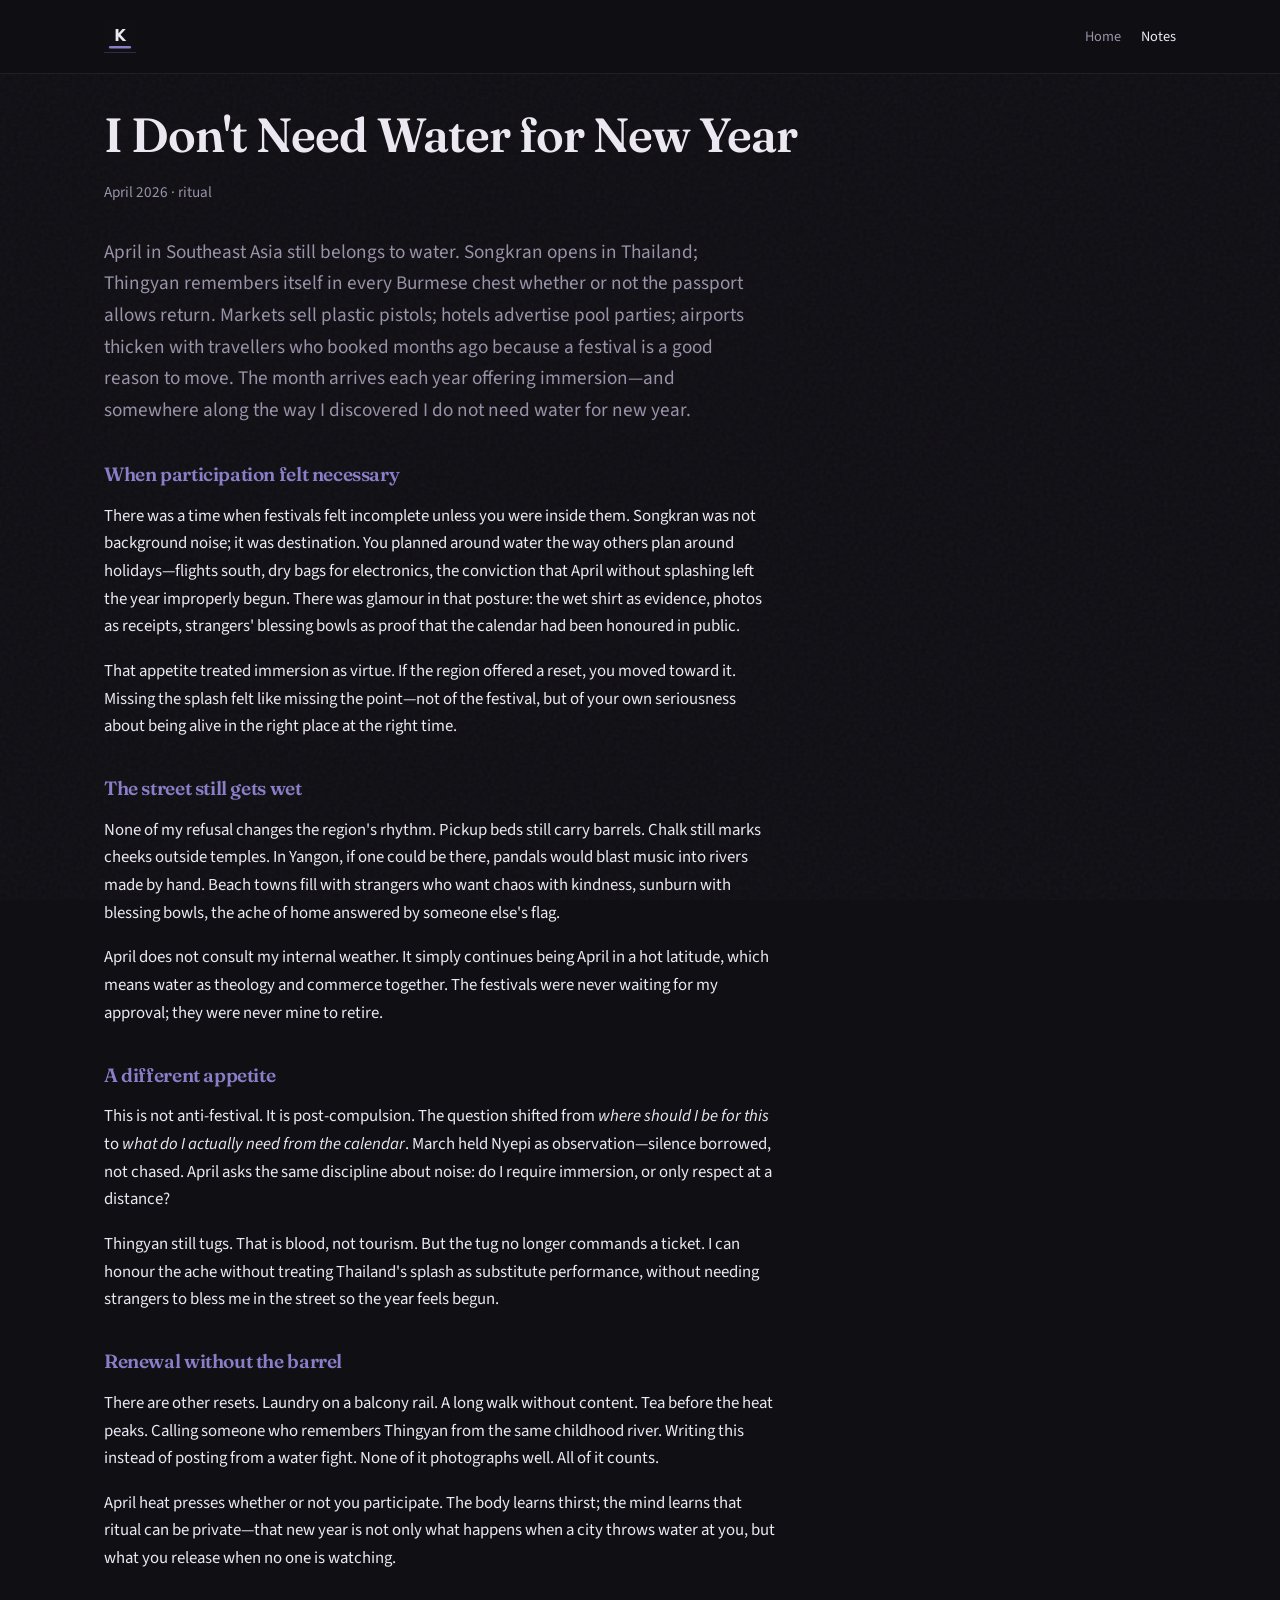
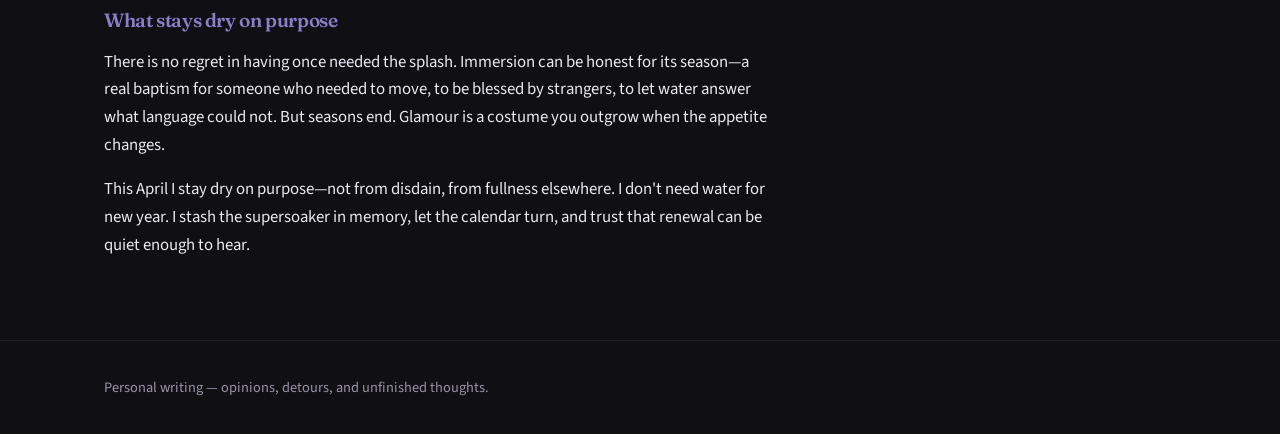
<file: blog/i-dont-need-water-for-new-year/index.html>
﻿<!DOCTYPE html>
<html lang="en">
<head>
  <meta charset="utf-8">
  <meta name="viewport" content="width=device-width, initial-scale=1">
  <title>I Don't Need Water for New Year · Kevin Myat</title>
  <meta name="description" content="April without Songkran—a quieter refusal when the calendar turns wet.">
  <meta name="keywords" content="Kevin Myat, Kevin Moe Myint Myat, Moe Myint Myat, m3yevn, personal writing, essays, fragments, creative notes, side project blog">
  <meta name="author" content="Kevin Myat">
  <link rel="canonical" href="https://kevinmyat.github.io/blog/i-dont-need-water-for-new-year/">
  <link rel="author" href="https://kevinmyat.com/">
  <meta property="og:title" content="I Don't Need Water for New Year · Kevin Myat">
  <meta property="og:description" content="April without Songkran—a quieter refusal when the calendar turns wet.">
  <meta property="og:url" content="https://kevinmyat.github.io/blog/i-dont-need-water-for-new-year/">
  <meta property="og:type" content="article">
  <meta property="og:site_name" content="Kevin Myat">
  <meta property="og:image" content="https://kevinmyat.github.io/assets/img/og-default.png">
  <meta name="twitter:card" content="summary_large_image">
  <meta name="twitter:image" content="https://kevinmyat.github.io/assets/img/og-default.png">
  <meta name="twitter:title" content="I Don't Need Water for New Year · Kevin Myat">
  <meta name="twitter:description" content="April without Songkran—a quieter refusal when the calendar turns wet.">
  <link rel="icon" href="../../assets/img/favicon.svg" type="image/svg+xml">
  <link rel="stylesheet" href="../../styles.css">
  <script type="application/ld+json">{"@context":"https://schema.org","@type":"BlogPosting","headline":"I Don't Need Water for New Year","author":{"@type":"Person","name":"Kevin Myat"},"datePublished":"2026-04-20","mainEntityOfPage":"https://kevinmyat.github.io/blog/i-dont-need-water-for-new-year/"}</script>
</head>
<body>
  <a class="skip-link" href="#main">Skip to content</a>
  <header class="site-header">
    <div class="inner">
      <nav class="site-nav" aria-label="Primary">
        <a class="brand" href="../../index.html"><img class="brand-logo" src="../../assets/img/logo.svg" alt="Kevin Myat" width="32" height="32" decoding="async"></a>
        <ul class="nav-links"><li><a href="../../index.html">Home</a></li><li><a href="../../blog/index.html" aria-current="page">Notes</a></li></ul>
      </nav>
    </div>
  </header>
  <main id="main" class="site-main">
<article class="article">
  <header class="article-header fade-in">
    <h1>I Don't Need Water for New Year</h1>
    <p class="byline">April 2026 · ritual</p>
  </header>
  <div class="article-body fade-in fade-in-delay-1"><p class="lead">April in Southeast Asia still belongs to water. Songkran opens in Thailand; Thingyan remembers itself in every Burmese chest whether or not the passport allows return. Markets sell plastic pistols; hotels advertise pool parties; airports thicken with travellers who booked months ago because a festival is a good reason to move. The month arrives each year offering immersion—and somewhere along the way I discovered I do not need water for new year.</p><h2>When participation felt necessary</h2><p>There was a time when festivals felt incomplete unless you were inside them. Songkran was not background noise; it was destination. You planned around water the way others plan around holidays—flights south, dry bags for electronics, the conviction that April without splashing left the year improperly begun. There was glamour in that posture: the wet shirt as evidence, photos as receipts, strangers' blessing bowls as proof that the calendar had been honoured in public.</p><p>That appetite treated immersion as virtue. If the region offered a reset, you moved toward it. Missing the splash felt like missing the point—not of the festival, but of your own seriousness about being alive in the right place at the right time.</p><h2>The street still gets wet</h2><p>None of my refusal changes the region's rhythm. Pickup beds still carry barrels. Chalk still marks cheeks outside temples. In Yangon, if one could be there, pandals would blast music into rivers made by hand. Beach towns fill with strangers who want chaos with kindness, sunburn with blessing bowls, the ache of home answered by someone else's flag.</p><p>April does not consult my internal weather. It simply continues being April in a hot latitude, which means water as theology and commerce together. The festivals were never waiting for my approval; they were never mine to retire.</p><h2>A different appetite</h2><p>This is not anti-festival. It is post-compulsion. The question shifted from <em>where should I be for this</em> to <em>what do I actually need from the calendar</em>. March held Nyepi as observation—silence borrowed, not chased. April asks the same discipline about noise: do I require immersion, or only respect at a distance?</p><p>Thingyan still tugs. That is blood, not tourism. But the tug no longer commands a ticket. I can honour the ache without treating Thailand's splash as substitute performance, without needing strangers to bless me in the street so the year feels begun.</p><h2>Renewal without the barrel</h2><p>There are other resets. Laundry on a balcony rail. A long walk without content. Tea before the heat peaks. Calling someone who remembers Thingyan from the same childhood river. Writing this instead of posting from a water fight. None of it photographs well. All of it counts.</p><p>April heat presses whether or not you participate. The body learns thirst; the mind learns that ritual can be private—that new year is not only what happens when a city throws water at you, but what you release when no one is watching.</p><h2>What stays dry on purpose</h2><p>There is no regret in having once needed the splash. Immersion can be honest for its season—a real baptism for someone who needed to move, to be blessed by strangers, to let water answer what language could not. But seasons end. Glamour is a costume you outgrow when the appetite changes.</p><p>This April I stay dry on purpose—not from disdain, from fullness elsewhere. I don't need water for new year. I stash the supersoaker in memory, let the calendar turn, and trust that renewal can be quiet enough to hear.</p></div>
  
</article></main>
  <footer class="site-footer"><div class="inner"><p>Personal writing — opinions, detours, and unfinished thoughts.</p></div></footer>
  <script src="../../scripts.js" defer></script>
</body>
</html>
</file>
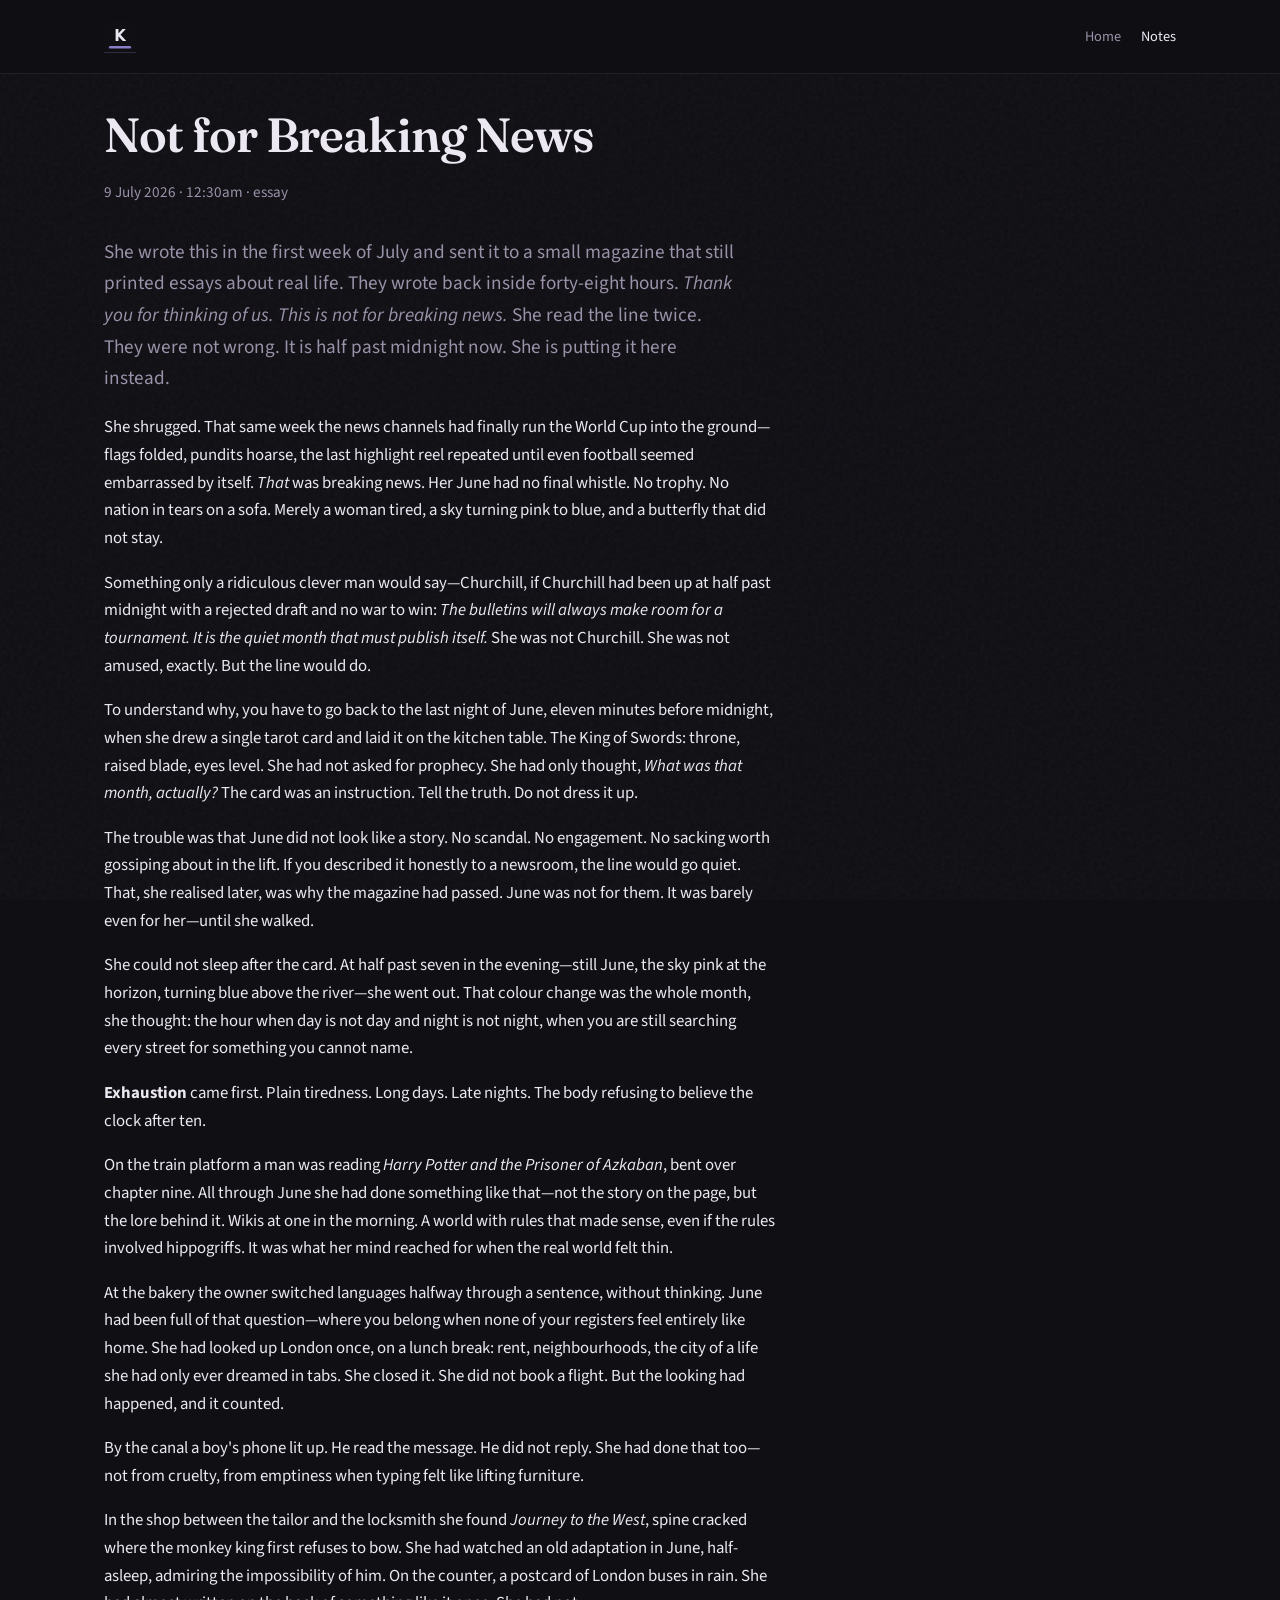
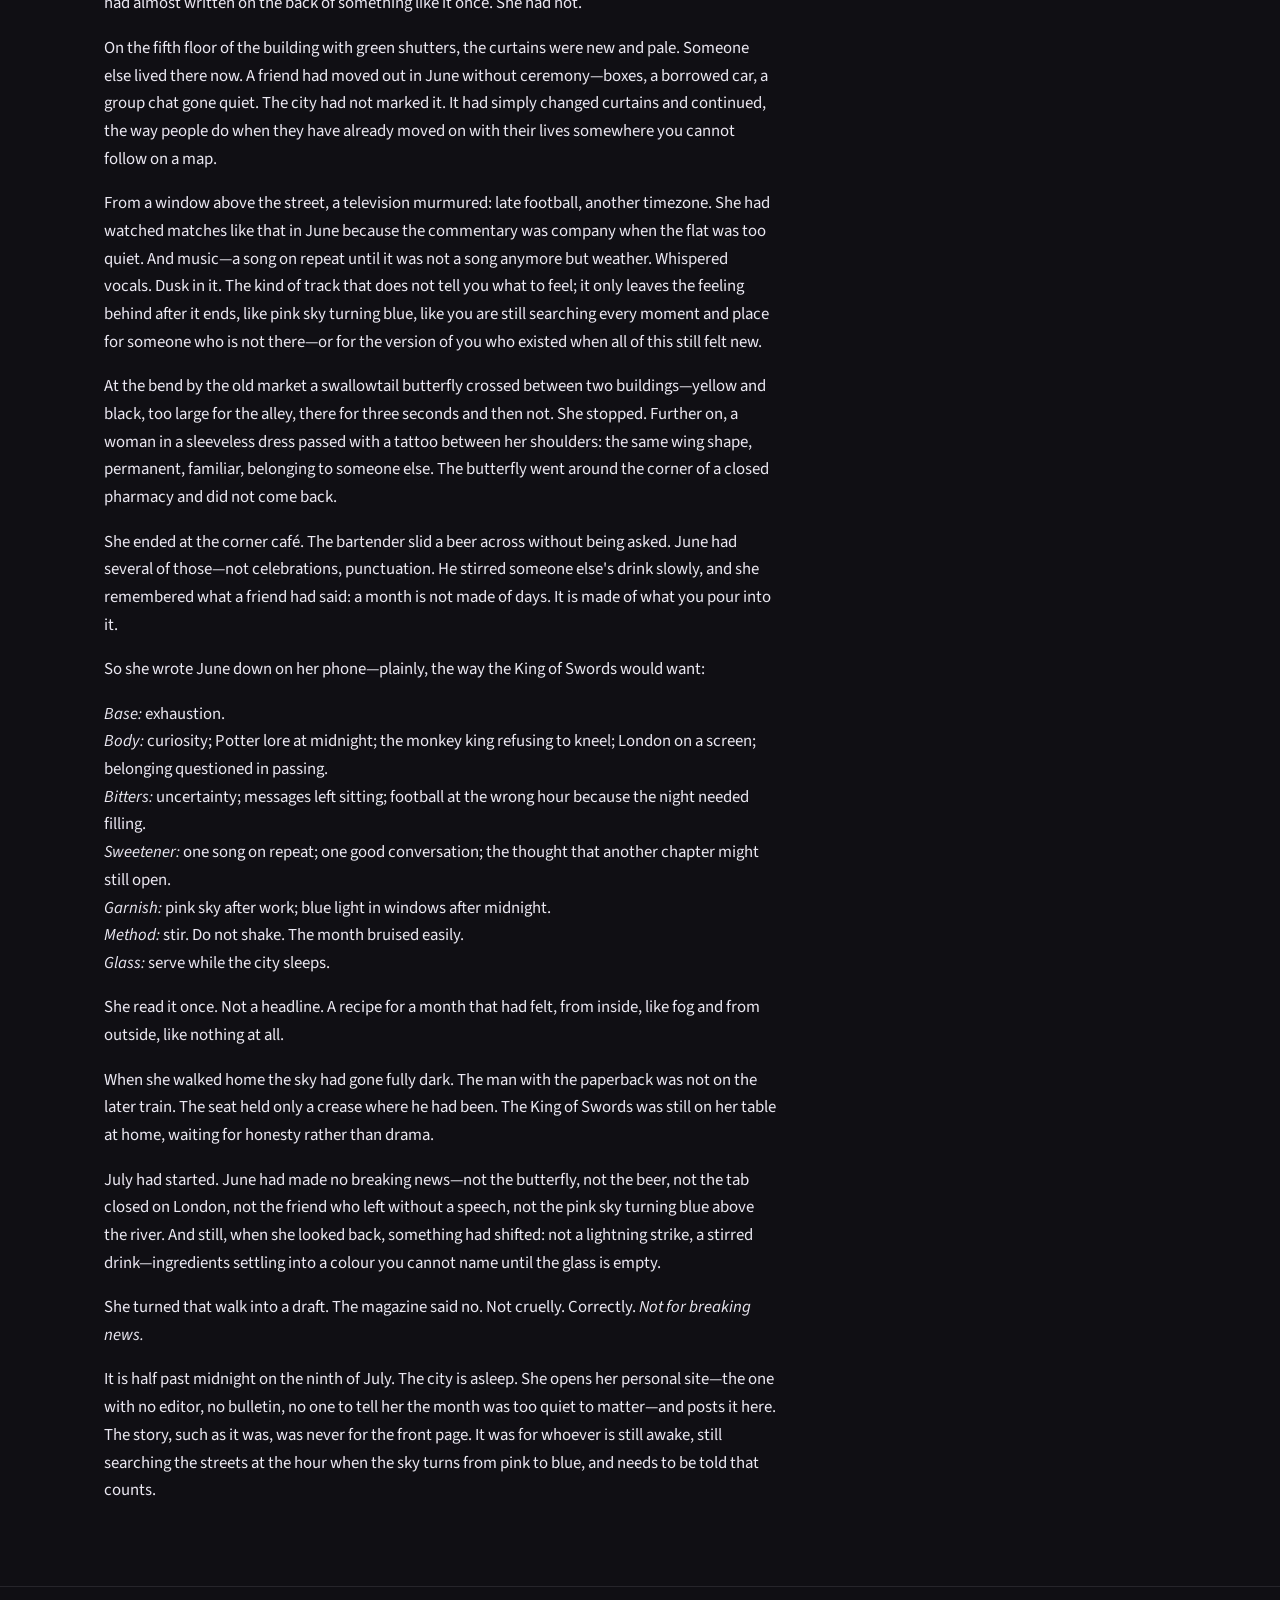
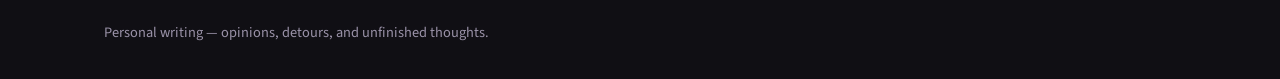
<file: blog/not-for-breaking-news/index.html>
<!doctype html>
<html lang="en">
  <head>
    <meta charset="utf-8" />
    <meta name="viewport" content="width=device-width, initial-scale=1" />
    <title>Not for Breaking News · Kevin Myat</title>
    <meta
      name="description"
      content="Rejected as not for breaking news—posted at half past midnight instead. June, King of Swords, pink sky turning blue, and a swallowtail butterfly."
    />
    <meta
      name="keywords"
      content="Kevin Myat, Kevin Moe Myint Myat, Moe Myint Myat, m3yevn, personal writing, essays, fragments, creative notes, side project blog"
    />
    <meta name="author" content="Kevin Myat" />
    <link
      rel="canonical"
      href="https://kevinmyat.github.io/blog/not-for-breaking-news/"
    />
    <link rel="author" href="https://kevinmyat.com/" />
    <meta property="og:title" content="Not for Breaking News · Kevin Myat" />
    <meta
      property="og:description"
      content="Rejected as not for breaking news—posted at half past midnight instead. June, King of Swords, pink sky turning blue, and a swallowtail butterfly."
    />
    <meta
      property="og:url"
      content="https://kevinmyat.github.io/blog/not-for-breaking-news/"
    />
    <meta property="og:type" content="article" />
    <meta property="og:site_name" content="Kevin Myat" />
    <meta
      property="og:image"
      content="https://kevinmyat.github.io/assets/img/og-default.png"
    />
    <meta name="twitter:card" content="summary_large_image" />
    <meta
      name="twitter:image"
      content="https://kevinmyat.github.io/assets/img/og-default.png"
    />
    <meta name="twitter:title" content="Not for Breaking News · Kevin Myat" />
    <meta
      name="twitter:description"
      content="Rejected as not for breaking news—posted at half past midnight instead. June, King of Swords, pink sky turning blue, and a swallowtail butterfly."
    />
    <link rel="icon" href="../../assets/img/favicon.svg" type="image/svg+xml" />
    <link rel="stylesheet" href="../../styles.css" />
    <script type="application/ld+json">
      {
        "@context": "https://schema.org",
        "@type": "BlogPosting",
        "headline": "Not for Breaking News",
        "author": { "@type": "Person", "name": "Kevin Myat" },
        "datePublished": "2026-07-09",
        "mainEntityOfPage": "https://kevinmyat.github.io/blog/not-for-breaking-news/"
      }
    </script>
  </head>
  <body>
    <a class="skip-link" href="#main">Skip to content</a>
    <header class="site-header">
      <div class="inner">
        <nav class="site-nav" aria-label="Primary">
          <a class="brand" href="../../index.html"
            ><img
              class="brand-logo"
              src="../../assets/img/logo.svg"
              alt="Kevin Myat"
              width="32"
              height="32"
              decoding="async"
          /></a>
          <ul class="nav-links">
            <li><a href="../../index.html">Home</a></li>
            <li>
              <a href="../../blog/index.html" aria-current="page">Notes</a>
            </li>
          </ul>
        </nav>
      </div>
    </header>
    <main id="main" class="site-main">
      <article class="article">
        <header class="article-header fade-in">
          <h1>Not for Breaking News</h1>
          <p class="byline">9 July 2026 · 12:30am · essay</p>
        </header>
        <div class="article-body fade-in fade-in-delay-1">
          <p class="lead">
            She wrote this in the first week of July and sent it to a small
            magazine that still printed essays about real life. They wrote back
            inside forty-eight hours. <em>Thank you for thinking of us. This is
            not for breaking news.</em> She read the line twice. They were not
            wrong. It is half past midnight now. She is putting it here instead.
          </p>
          <p>
            She shrugged. That same week the news channels had finally run the
            World Cup into the ground—flags folded, pundits hoarse, the last
            highlight reel repeated until even football seemed embarrassed by
            itself. <em>That</em> was breaking news. Her June had no final
            whistle. No trophy. No nation in tears on a sofa. Merely a woman
            tired, a sky turning pink to blue, and a butterfly that did not
            stay.
          </p>
          <p>
            Something only a ridiculous clever man would say—Churchill, if
            Churchill had been up at half past midnight with a rejected draft
            and no war to win: <em>The bulletins will always make room for a
            tournament. It is the quiet month that must publish itself.</em> She
            was not Churchill. She was not amused, exactly. But the line would
            do.
          </p>
          <p>
            To understand why, you have to go back to the last night of June,
            eleven minutes before midnight, when she drew a single tarot card and
            laid it on the kitchen table. The King of Swords: throne, raised
            blade, eyes level. She had not asked for prophecy. She had only
            thought, <em>What was that month, actually?</em> The card was an
            instruction. Tell the truth. Do not dress it up.
          </p>
          <p>
            The trouble was that June did not look like a story. No scandal. No
            engagement. No sacking worth gossiping about in the lift. If you
            described it honestly to a newsroom, the line would go quiet. That,
            she realised later, was why the magazine had passed. June was not
            for them. It was barely even for her—until she walked.
          </p>
          <p>
            She could not sleep after the card. At half past seven in the
            evening—still June, the sky pink at the horizon, turning blue above
            the river—she went out. That colour change was the whole month, she
            thought: the hour when day is not day and night is not night, when
            you are still searching every street for something you cannot name.
          </p>
          <p>
            <strong>Exhaustion</strong> came first. Plain tiredness. Long days.
            Late nights. The body refusing to believe the clock after ten.
          </p>
          <p>
            On the train platform a man was reading <em>Harry Potter and the
            Prisoner of Azkaban</em>, bent over chapter nine. All through June
            she had done something like that—not the story on the page, but the
            lore behind it. Wikis at one in the morning. A world with rules
            that made sense, even if the rules involved hippogriffs. It was what
            her mind reached for when the real world felt thin.
          </p>
          <p>
            At the bakery the owner switched languages halfway through a
            sentence, without thinking. June had been full of that question—where
            you belong when none of your registers feel entirely like home. She
            had looked up London once, on a lunch break: rent, neighbourhoods,
            the city of a life she had only ever dreamed in tabs. She closed it.
            She did not book a flight. But the looking had happened, and it
            counted.
          </p>
          <p>
            By the canal a boy's phone lit up. He read the message. He did not
            reply. She had done that too—not from cruelty, from emptiness when
            typing felt like lifting furniture.
          </p>
          <p>
            In the shop between the tailor and the locksmith she found
            <em>Journey to the West</em>, spine cracked where the monkey king
            first refuses to bow. She had watched an old adaptation in June,
            half-asleep, admiring the impossibility of him. On the counter, a
            postcard of London buses in rain. She had almost written on the back
            of something like it once. She had not.
          </p>
          <p>
            On the fifth floor of the building with green shutters, the curtains
            were new and pale. Someone else lived there now. A friend had moved
            out in June without ceremony—boxes, a borrowed car, a group chat gone
            quiet. The city had not marked it. It had simply changed curtains
            and continued, the way people do when they have already moved on
            with their lives somewhere you cannot follow on a map.
          </p>
          <p>
            From a window above the street, a television murmured: late football,
            another timezone. She had watched matches like that in June because
            the commentary was company when the flat was too quiet. And music—a
            song on repeat until it was not a song anymore but weather. Whispered
            vocals. Dusk in it. The kind of track that does not tell you what
            to feel; it only leaves the feeling behind after it ends, like pink
            sky turning blue, like you are still searching every moment and
            place for someone who is not there—or for the version of you who
            existed when all of this still felt new.
          </p>
          <p>
            At the bend by the old market a swallowtail butterfly crossed between
            two buildings—yellow and black, too large for the alley, there for
            three seconds and then not. She stopped. Further on, a woman in a
            sleeveless dress passed with a tattoo between her shoulders: the
            same wing shape, permanent, familiar, belonging to someone else.
            The butterfly went around the corner of a closed pharmacy and did
            not come back.
          </p>
          <p>
            She ended at the corner café. The bartender slid a beer across
            without being asked. June had several of those—not celebrations,
            punctuation. He stirred someone else's drink slowly, and she
            remembered what a friend had said: a month is not made of days. It is
            made of what you pour into it.
          </p>
          <p>
            So she wrote June down on her phone—plainly, the way the King of
            Swords would want:
          </p>
          <p>
            <em>Base:</em> exhaustion.<br />
            <em>Body:</em> curiosity; Potter lore at midnight; the monkey king
            refusing to kneel; London on a screen; belonging questioned in
            passing.<br />
            <em>Bitters:</em> uncertainty; messages left sitting; football at
            the wrong hour because the night needed filling.<br />
            <em>Sweetener:</em> one song on repeat; one good conversation;
            the thought that another chapter might still open.<br />
            <em>Garnish:</em> pink sky after work; blue light in windows after
            midnight.<br />
            <em>Method:</em> stir. Do not shake. The month bruised easily.<br />
            <em>Glass:</em> serve while the city sleeps.
          </p>
          <p>
            She read it once. Not a headline. A recipe for a month that had
            felt, from inside, like fog and from outside, like nothing at all.
          </p>
          <p>
            When she walked home the sky had gone fully dark. The man with the
            paperback was not on the later train. The seat held only a crease
            where he had been. The King of Swords was still on her table at
            home, waiting for honesty rather than drama.
          </p>
          <p>
            July had started. June had made no breaking news—not the butterfly,
            not the beer, not the tab closed on London, not the friend who left
            without a speech, not the pink sky turning blue above the river. And
            still, when she looked back, something had shifted: not a lightning
            strike, a stirred drink—ingredients settling into a colour you
            cannot name until the glass is empty.
          </p>
          <p>
            She turned that walk into a draft. The magazine said no. Not cruelly.
            Correctly. <em>Not for breaking news.</em>
          </p>
          <p>
            It is half past midnight on the ninth of July. The city is asleep.
            She opens her personal site—the one with no editor, no bulletin, no
            one to tell her the month was too quiet to matter—and posts it here.
            The story, such as it was, was never for the front page. It was for
            whoever is still awake, still searching the streets at the hour when
            the sky turns from pink to blue, and needs to be told that counts.
          </p>
        </div>
      </article>
    </main>
    <footer class="site-footer">
      <div class="inner">
        <p>Personal writing — opinions, detours, and unfinished thoughts.</p>
      </div>
    </footer>
    <script src="../../scripts.js" defer></script>
  </body>
</html>
</file>
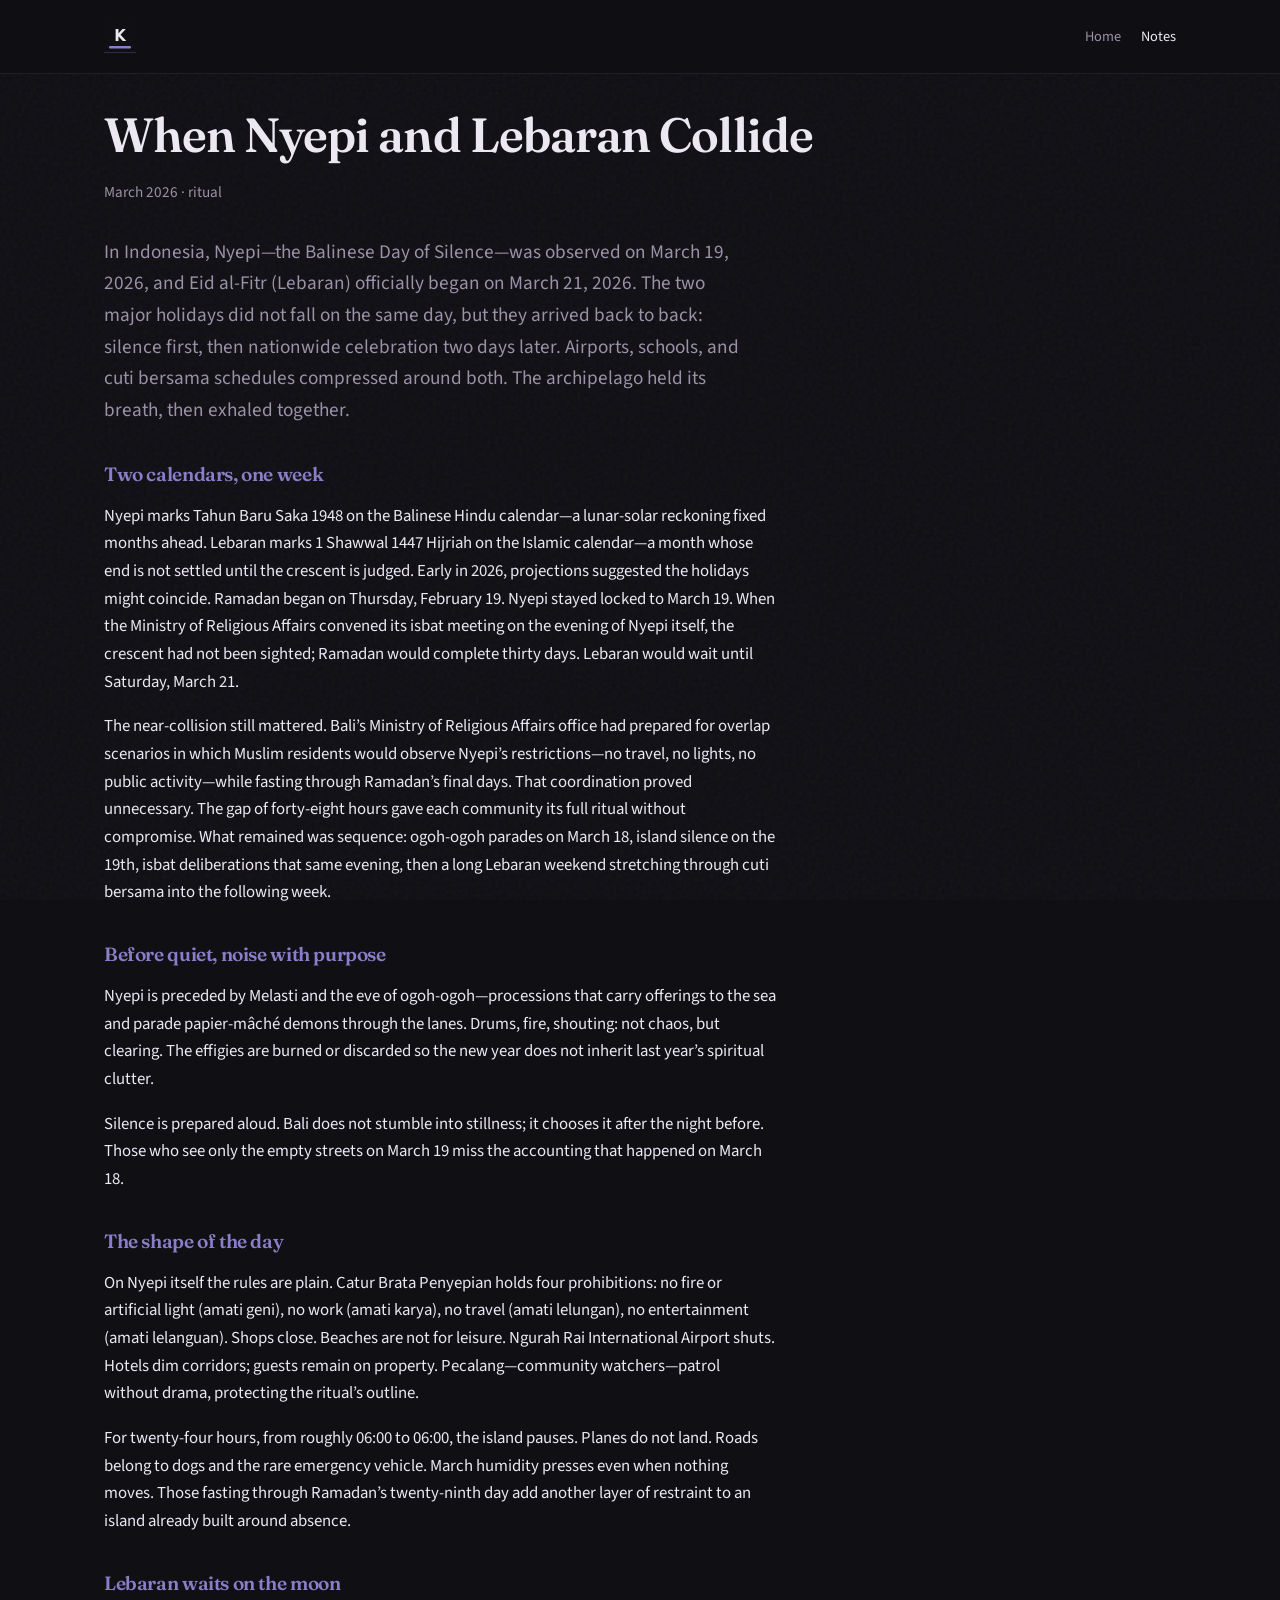
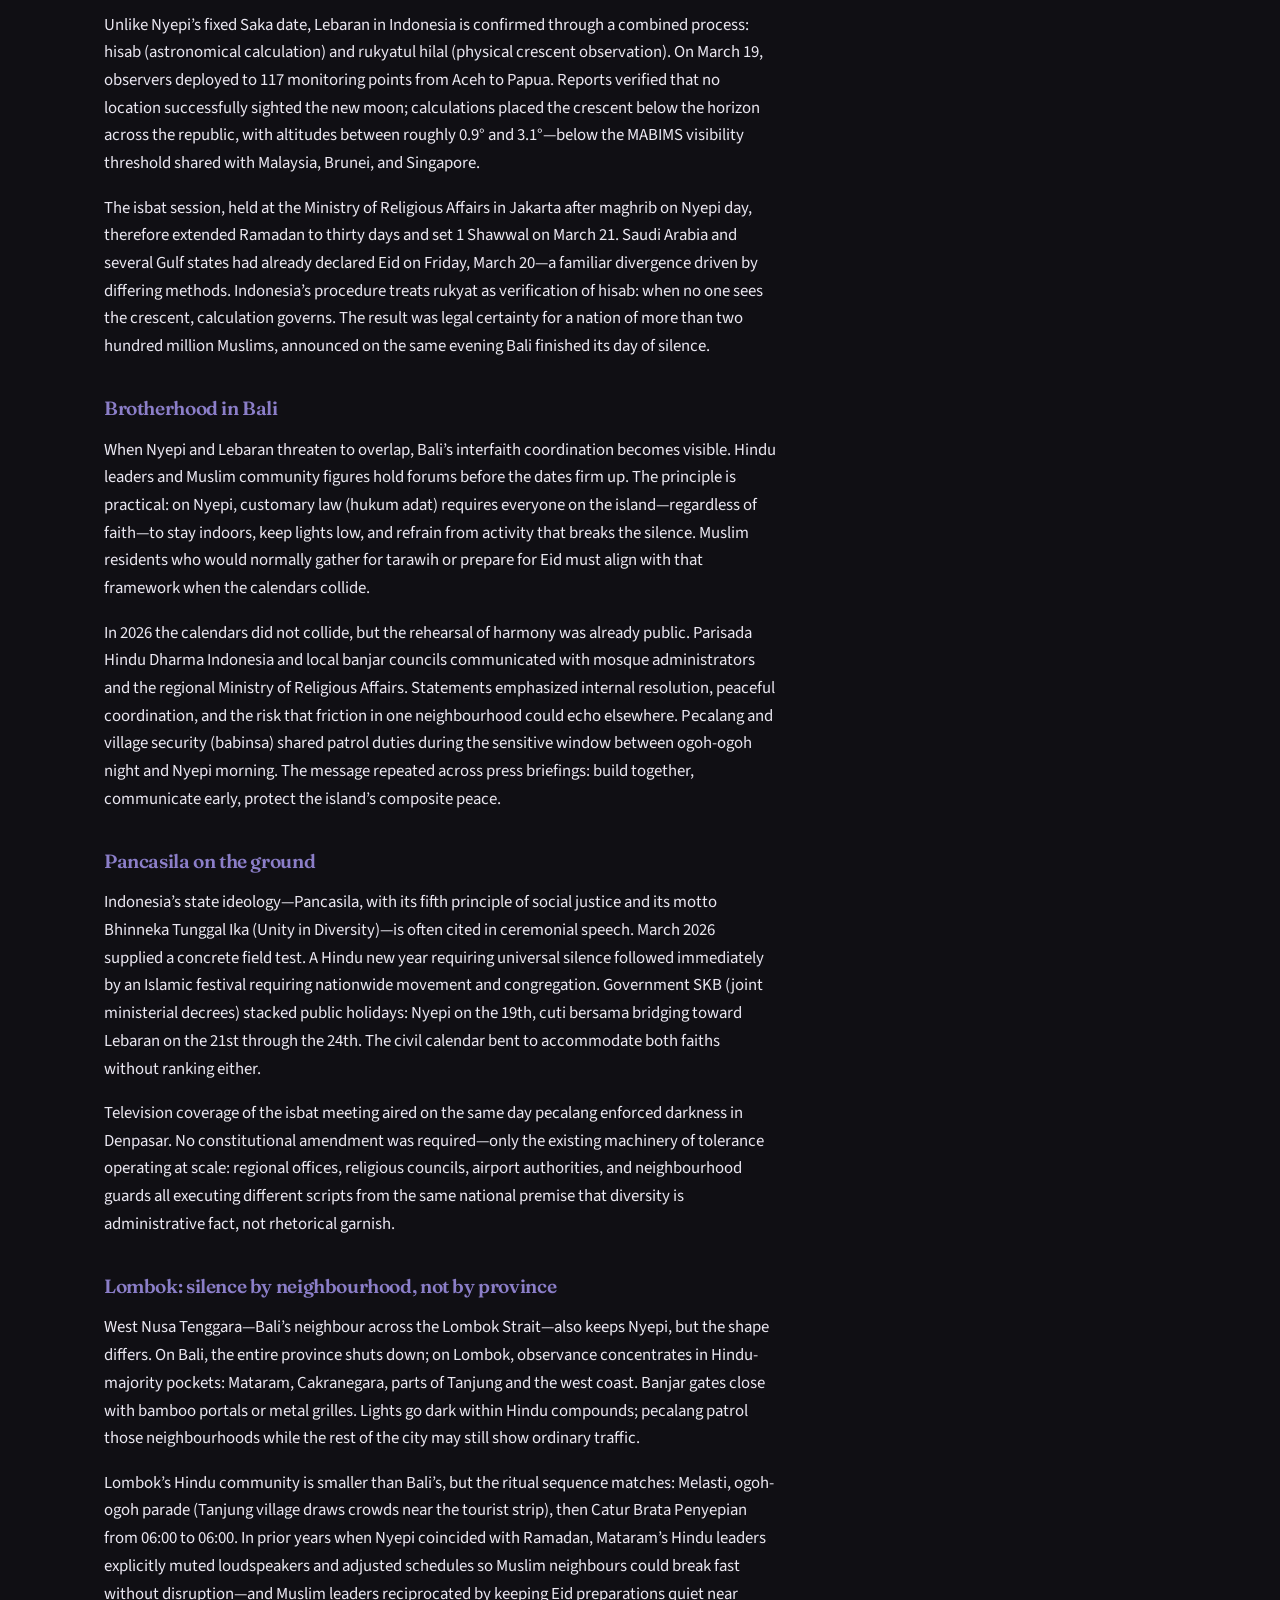
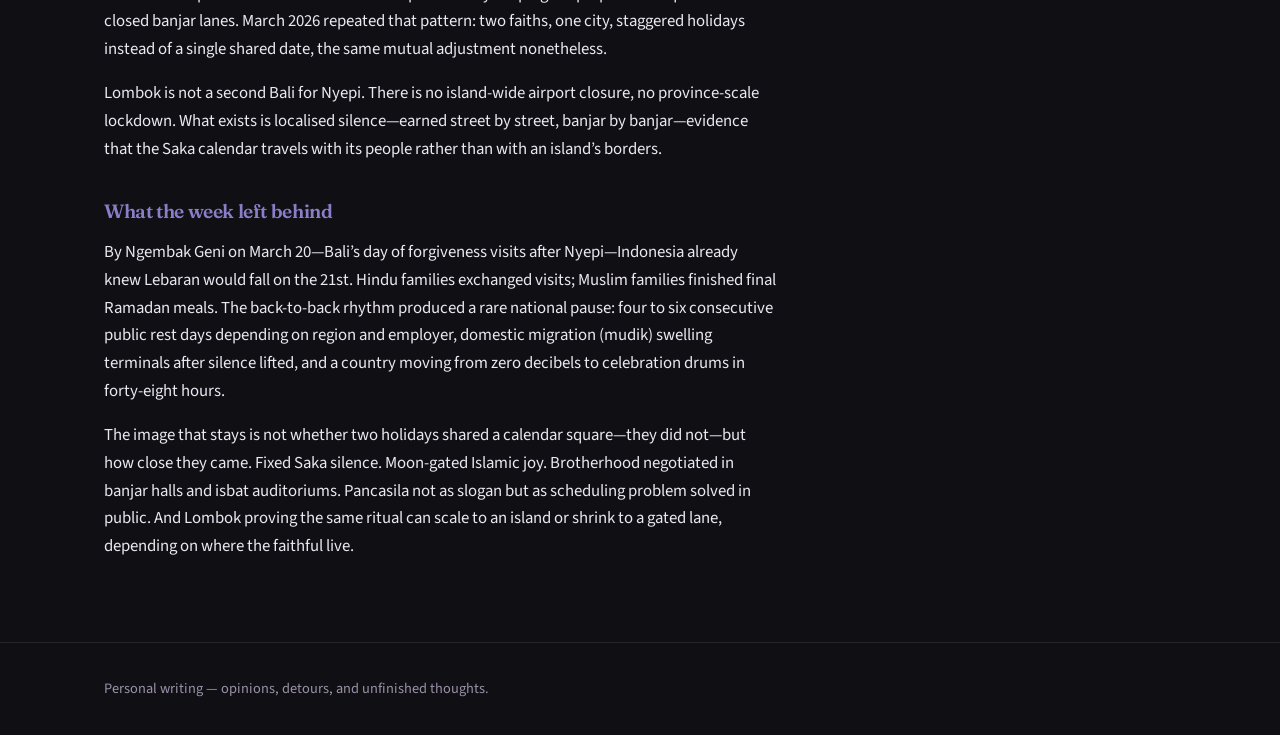
<file: blog/nyepi-and-the-day-of-silence/index.html>
﻿<!DOCTYPE html>
<html lang="en">
<head>
  <meta charset="utf-8">
  <meta name="viewport" content="width=device-width, initial-scale=1">
  <title>When Nyepi and Lebaran Collide · Kevin Myat</title>
  <meta name="description" content="Nyepi on March 19, Lebaran on March 21—Indonesia’s rare back-to-back silence and celebration, read through moon sighting, brotherhood, and the calendars that almost touched.">
  <meta name="keywords" content="Kevin Myat, Kevin Moe Myint Myat, Moe Myint Myat, m3yevn, personal writing, essays, fragments, creative notes, side project blog">
  <meta name="author" content="Kevin Myat">
  <link rel="canonical" href="https://kevinmyat.github.io/blog/nyepi-and-the-day-of-silence/">
  <link rel="author" href="https://kevinmyat.com/">
  <meta property="og:title" content="When Nyepi and Lebaran Collide · Kevin Myat">
  <meta property="og:description" content="Nyepi on March 19, Lebaran on March 21—Indonesia’s rare back-to-back silence and celebration, read through moon sighting, brotherhood, and the calendars that almost touched.">
  <meta property="og:url" content="https://kevinmyat.github.io/blog/nyepi-and-the-day-of-silence/">
  <meta property="og:type" content="article">
  <meta property="og:site_name" content="Kevin Myat">
  <meta property="og:image" content="https://kevinmyat.github.io/assets/img/og-default.png">
  <meta name="twitter:card" content="summary_large_image">
  <meta name="twitter:image" content="https://kevinmyat.github.io/assets/img/og-default.png">
  <meta name="twitter:title" content="When Nyepi and Lebaran Collide · Kevin Myat">
  <meta name="twitter:description" content="Nyepi on March 19, Lebaran on March 21—Indonesia’s rare back-to-back silence and celebration, read through moon sighting, brotherhood, and the calendars that almost touched.">
  <link rel="icon" href="../../assets/img/favicon.svg" type="image/svg+xml">
  <link rel="stylesheet" href="../../styles.css">
  <script type="application/ld+json">{"@context":"https://schema.org","@type":"BlogPosting","headline":"When Nyepi and Lebaran Collide","author":{"@type":"Person","name":"Kevin Myat"},"datePublished":"2026-03-20","mainEntityOfPage":"https://kevinmyat.github.io/blog/nyepi-and-the-day-of-silence/"}</script>
</head>
<body>
  <a class="skip-link" href="#main">Skip to content</a>
  <header class="site-header">
    <div class="inner">
      <nav class="site-nav" aria-label="Primary">
        <a class="brand" href="../../index.html"><img class="brand-logo" src="../../assets/img/logo.svg" alt="Kevin Myat" width="32" height="32" decoding="async"></a>
        <ul class="nav-links"><li><a href="../../index.html">Home</a></li><li><a href="../../blog/index.html" aria-current="page">Notes</a></li></ul>
      </nav>
    </div>
  </header>
  <main id="main" class="site-main">
<article class="article">
  <header class="article-header fade-in">
    <h1>When Nyepi and Lebaran Collide</h1>
    <p class="byline">March 2026 · ritual</p>
  </header>
  <div class="article-body fade-in fade-in-delay-1"><p class="lead">In Indonesia, Nyepi—the Balinese Day of Silence—was observed on March 19, 2026, and Eid al-Fitr (Lebaran) officially began on March 21, 2026. The two major holidays did not fall on the same day, but they arrived back to back: silence first, then nationwide celebration two days later. Airports, schools, and cuti bersama schedules compressed around both. The archipelago held its breath, then exhaled together.</p><h2>Two calendars, one week</h2><p>Nyepi marks Tahun Baru Saka 1948 on the Balinese Hindu calendar—a lunar-solar reckoning fixed months ahead. Lebaran marks 1 Shawwal 1447 Hijriah on the Islamic calendar—a month whose end is not settled until the crescent is judged. Early in 2026, projections suggested the holidays might coincide. Ramadan began on Thursday, February 19. Nyepi stayed locked to March 19. When the Ministry of Religious Affairs convened its isbat meeting on the evening of Nyepi itself, the crescent had not been sighted; Ramadan would complete thirty days. Lebaran would wait until Saturday, March 21.</p><p>The near-collision still mattered. Bali’s Ministry of Religious Affairs office had prepared for overlap scenarios in which Muslim residents would observe Nyepi’s restrictions—no travel, no lights, no public activity—while fasting through Ramadan’s final days. That coordination proved unnecessary. The gap of forty-eight hours gave each community its full ritual without compromise. What remained was sequence: ogoh-ogoh parades on March 18, island silence on the 19th, isbat deliberations that same evening, then a long Lebaran weekend stretching through cuti bersama into the following week.</p><h2>Before quiet, noise with purpose</h2><p>Nyepi is preceded by Melasti and the eve of ogoh-ogoh—processions that carry offerings to the sea and parade papier-mâché demons through the lanes. Drums, fire, shouting: not chaos, but clearing. The effigies are burned or discarded so the new year does not inherit last year’s spiritual clutter.</p><p>Silence is prepared aloud. Bali does not stumble into stillness; it chooses it after the night before. Those who see only the empty streets on March 19 miss the accounting that happened on March 18.</p><h2>The shape of the day</h2><p>On Nyepi itself the rules are plain. Catur Brata Penyepian holds four prohibitions: no fire or artificial light (amati geni), no work (amati karya), no travel (amati lelungan), no entertainment (amati lelanguan). Shops close. Beaches are not for leisure. Ngurah Rai International Airport shuts. Hotels dim corridors; guests remain on property. Pecalang—community watchers—patrol without drama, protecting the ritual’s outline.</p><p>For twenty-four hours, from roughly 06:00 to 06:00, the island pauses. Planes do not land. Roads belong to dogs and the rare emergency vehicle. March humidity presses even when nothing moves. Those fasting through Ramadan’s twenty-ninth day add another layer of restraint to an island already built around absence.</p><h2>Lebaran waits on the moon</h2><p>Unlike Nyepi’s fixed Saka date, Lebaran in Indonesia is confirmed through a combined process: hisab (astronomical calculation) and rukyatul hilal (physical crescent observation). On March 19, observers deployed to 117 monitoring points from Aceh to Papua. Reports verified that no location successfully sighted the new moon; calculations placed the crescent below the horizon across the republic, with altitudes between roughly 0.9° and 3.1°—below the MABIMS visibility threshold shared with Malaysia, Brunei, and Singapore.</p><p>The isbat session, held at the Ministry of Religious Affairs in Jakarta after maghrib on Nyepi day, therefore extended Ramadan to thirty days and set 1 Shawwal on March 21. Saudi Arabia and several Gulf states had already declared Eid on Friday, March 20—a familiar divergence driven by differing methods. Indonesia’s procedure treats rukyat as verification of hisab: when no one sees the crescent, calculation governs. The result was legal certainty for a nation of more than two hundred million Muslims, announced on the same evening Bali finished its day of silence.</p><h2>Brotherhood in Bali</h2><p>When Nyepi and Lebaran threaten to overlap, Bali’s interfaith coordination becomes visible. Hindu leaders and Muslim community figures hold forums before the dates firm up. The principle is practical: on Nyepi, customary law (hukum adat) requires everyone on the island—regardless of faith—to stay indoors, keep lights low, and refrain from activity that breaks the silence. Muslim residents who would normally gather for tarawih or prepare for Eid must align with that framework when the calendars collide.</p><p>In 2026 the calendars did not collide, but the rehearsal of harmony was already public. Parisada Hindu Dharma Indonesia and local banjar councils communicated with mosque administrators and the regional Ministry of Religious Affairs. Statements emphasized internal resolution, peaceful coordination, and the risk that friction in one neighbourhood could echo elsewhere. Pecalang and village security (babinsa) shared patrol duties during the sensitive window between ogoh-ogoh night and Nyepi morning. The message repeated across press briefings: build together, communicate early, protect the island’s composite peace.</p><h2>Pancasila on the ground</h2><p>Indonesia’s state ideology—Pancasila, with its fifth principle of social justice and its motto Bhinneka Tunggal Ika (Unity in Diversity)—is often cited in ceremonial speech. March 2026 supplied a concrete field test. A Hindu new year requiring universal silence followed immediately by an Islamic festival requiring nationwide movement and congregation. Government SKB (joint ministerial decrees) stacked public holidays: Nyepi on the 19th, cuti bersama bridging toward Lebaran on the 21st through the 24th. The civil calendar bent to accommodate both faiths without ranking either.</p><p>Television coverage of the isbat meeting aired on the same day pecalang enforced darkness in Denpasar. No constitutional amendment was required—only the existing machinery of tolerance operating at scale: regional offices, religious councils, airport authorities, and neighbourhood guards all executing different scripts from the same national premise that diversity is administrative fact, not rhetorical garnish.</p><h2>Lombok: silence by neighbourhood, not by province</h2><p>West Nusa Tenggara—Bali’s neighbour across the Lombok Strait—also keeps Nyepi, but the shape differs. On Bali, the entire province shuts down; on Lombok, observance concentrates in Hindu-majority pockets: Mataram, Cakranegara, parts of Tanjung and the west coast. Banjar gates close with bamboo portals or metal grilles. Lights go dark within Hindu compounds; pecalang patrol those neighbourhoods while the rest of the city may still show ordinary traffic.</p><p>Lombok’s Hindu community is smaller than Bali’s, but the ritual sequence matches: Melasti, ogoh-ogoh parade (Tanjung village draws crowds near the tourist strip), then Catur Brata Penyepian from 06:00 to 06:00. In prior years when Nyepi coincided with Ramadan, Mataram’s Hindu leaders explicitly muted loudspeakers and adjusted schedules so Muslim neighbours could break fast without disruption—and Muslim leaders reciprocated by keeping Eid preparations quiet near closed banjar lanes. March 2026 repeated that pattern: two faiths, one city, staggered holidays instead of a single shared date, the same mutual adjustment nonetheless.</p><p>Lombok is not a second Bali for Nyepi. There is no island-wide airport closure, no province-scale lockdown. What exists is localised silence—earned street by street, banjar by banjar—evidence that the Saka calendar travels with its people rather than with an island’s borders.</p><h2>What the week left behind</h2><p>By Ngembak Geni on March 20—Bali’s day of forgiveness visits after Nyepi—Indonesia already knew Lebaran would fall on the 21st. Hindu families exchanged visits; Muslim families finished final Ramadan meals. The back-to-back rhythm produced a rare national pause: four to six consecutive public rest days depending on region and employer, domestic migration (mudik) swelling terminals after silence lifted, and a country moving from zero decibels to celebration drums in forty-eight hours.</p><p>The image that stays is not whether two holidays shared a calendar square—they did not—but how close they came. Fixed Saka silence. Moon-gated Islamic joy. Brotherhood negotiated in banjar halls and isbat auditoriums. Pancasila not as slogan but as scheduling problem solved in public. And Lombok proving the same ritual can scale to an island or shrink to a gated lane, depending on where the faithful live.</p></div>
  
</article></main>
  <footer class="site-footer"><div class="inner"><p>Personal writing — opinions, detours, and unfinished thoughts.</p></div></footer>
  <script src="../../scripts.js" defer></script>
</body>
</html>
</file>
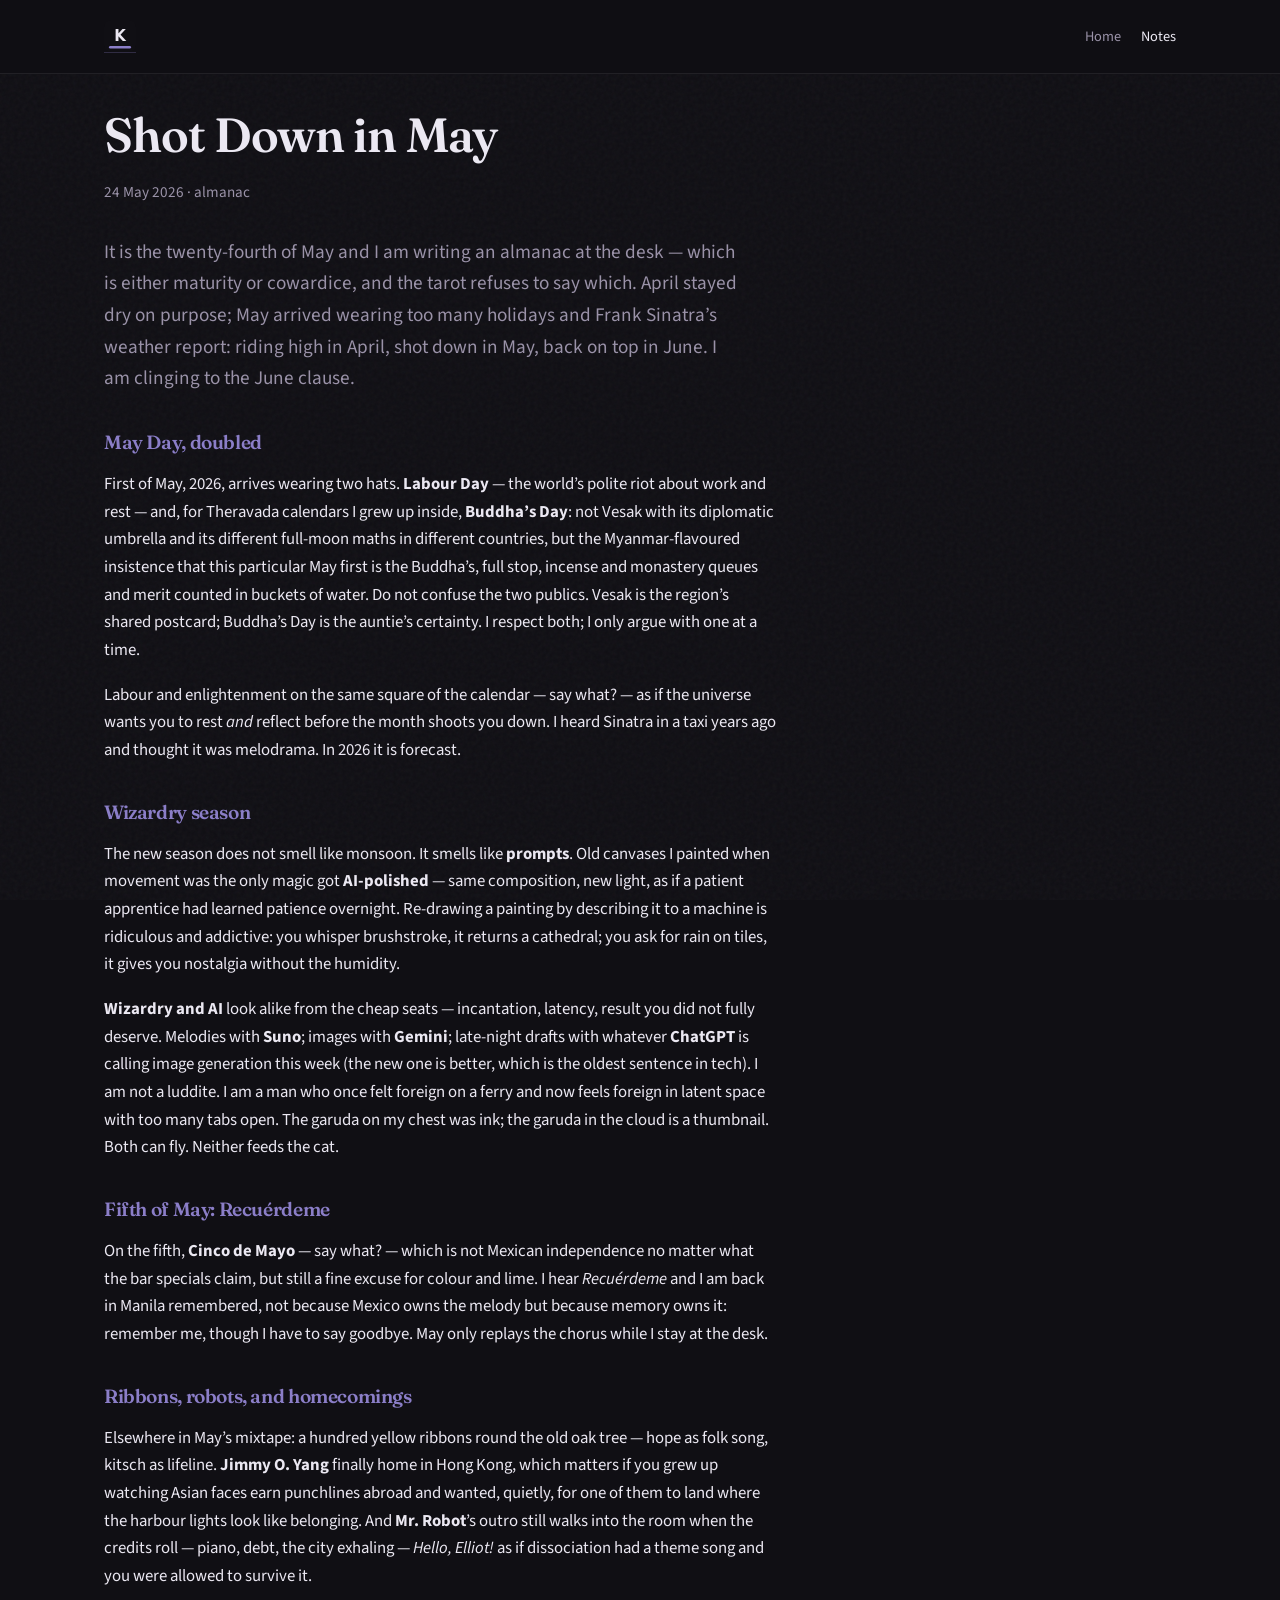
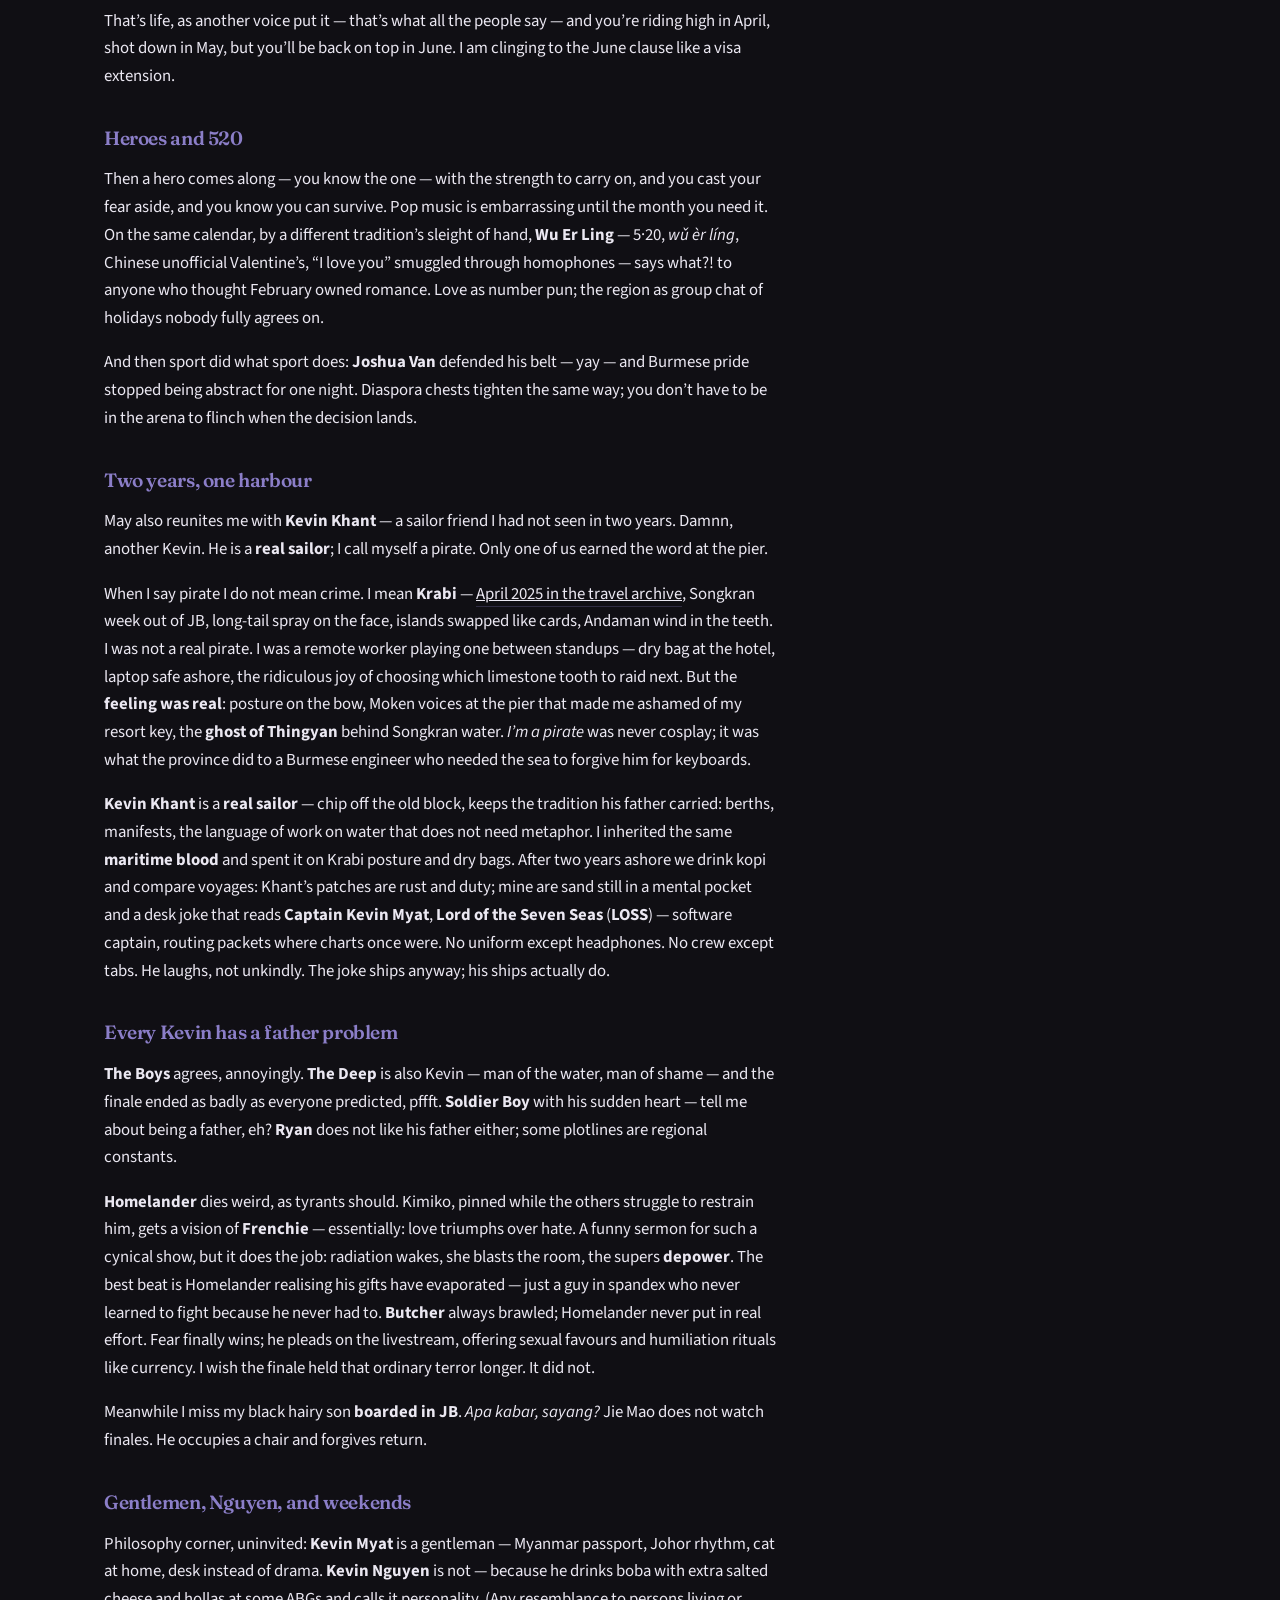
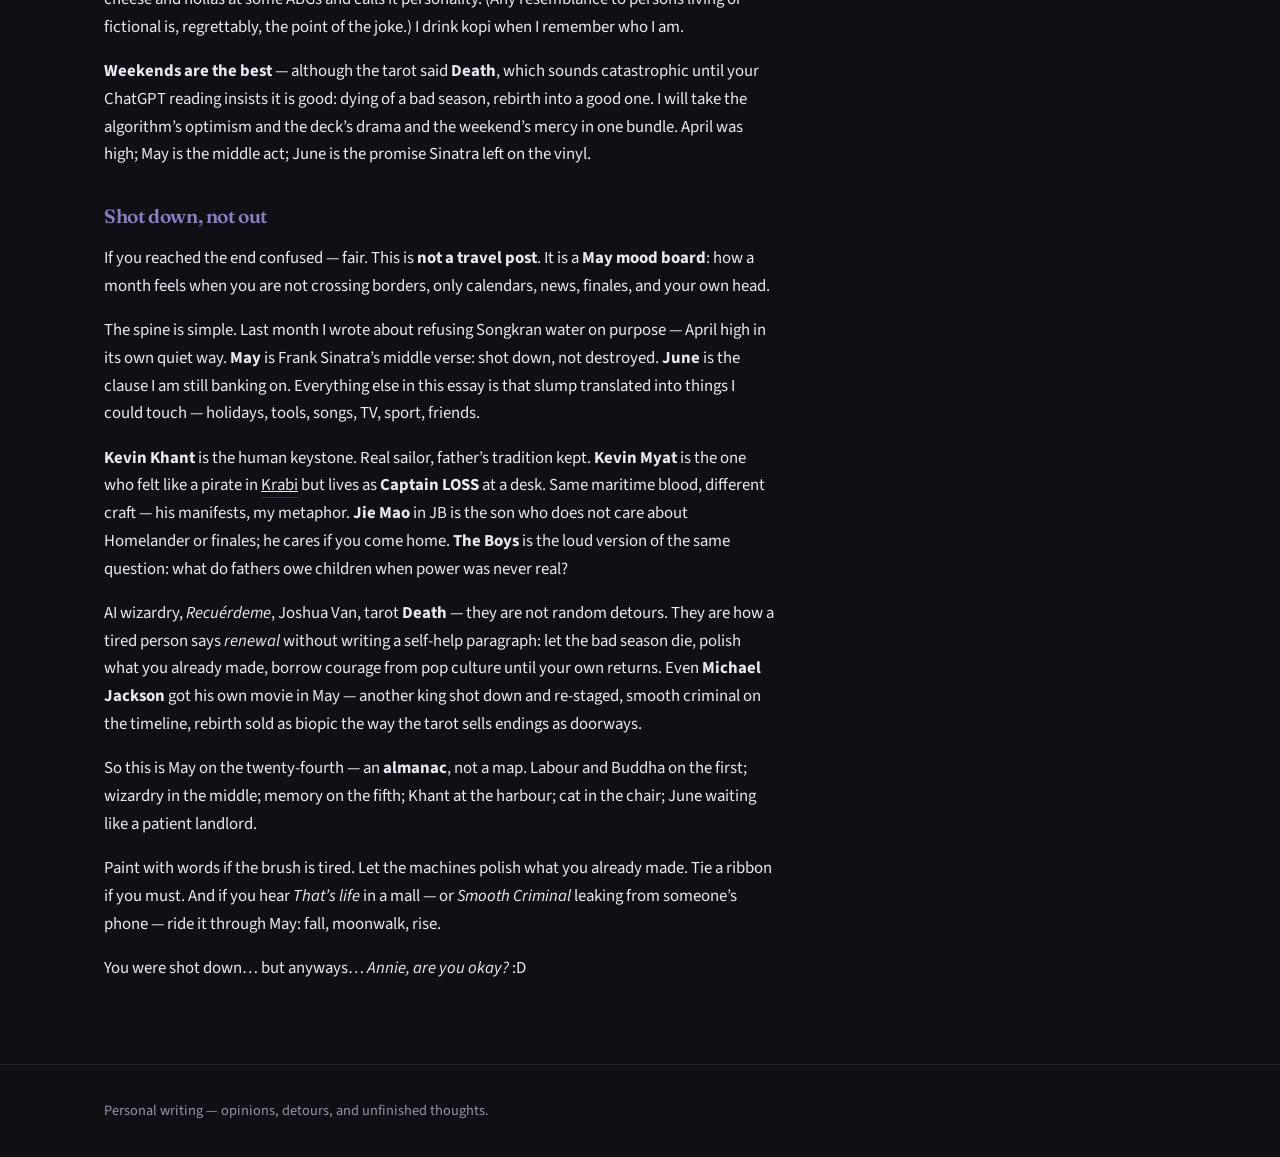
<file: blog/shot-down-in-may/index.html>
﻿<!DOCTYPE html>
<html lang="en">
<head>
  <meta charset="utf-8">
  <meta name="viewport" content="width=device-width, initial-scale=1">
  <title>Shot Down in May · Kevin Myat</title>
  <meta name="description" content="May 2026 almanac — sailor reunion, Captain Kevin LOSS, The Boys finale, Buddha's Day, AI wizardry, Joshua Van, and Sinatra's calendar.">
  <meta name="keywords" content="Kevin Myat, Kevin Moe Myint Myat, Moe Myint Myat, m3yevn, personal writing, essays, fragments, creative notes, side project blog">
  <meta name="author" content="Kevin Myat">
  <link rel="canonical" href="https://kevinmyat.github.io/blog/shot-down-in-may/">
  <link rel="author" href="https://kevinmyat.com/">
  <meta property="og:title" content="Shot Down in May · Kevin Myat">
  <meta property="og:description" content="May 2026 almanac — sailor reunion, Captain Kevin LOSS, The Boys finale, Buddha's Day, AI wizardry, Joshua Van, and Sinatra's calendar.">
  <meta property="og:url" content="https://kevinmyat.github.io/blog/shot-down-in-may/">
  <meta property="og:type" content="article">
  <meta property="og:site_name" content="Kevin Myat">
  <meta property="og:image" content="https://kevinmyat.github.io/assets/img/og-default.png">
  <meta name="twitter:card" content="summary_large_image">
  <meta name="twitter:image" content="https://kevinmyat.github.io/assets/img/og-default.png">
  <meta name="twitter:title" content="Shot Down in May · Kevin Myat">
  <meta name="twitter:description" content="May 2026 almanac — sailor reunion, Captain Kevin LOSS, The Boys finale, Buddha's Day, AI wizardry, Joshua Van, and Sinatra's calendar.">
  <link rel="icon" href="../../assets/img/favicon.svg" type="image/svg+xml">
  <link rel="stylesheet" href="../../styles.css">
  <script type="application/ld+json">{"@context":"https://schema.org","@type":"BlogPosting","headline":"Shot Down in May","author":{"@type":"Person","name":"Kevin Myat"},"datePublished":"2026-05-20","mainEntityOfPage":"https://kevinmyat.github.io/blog/shot-down-in-may/"}</script>
</head>
<body>
  <a class="skip-link" href="#main">Skip to content</a>
  <header class="site-header">
    <div class="inner">
      <nav class="site-nav" aria-label="Primary">
        <a class="brand" href="../../index.html"><img class="brand-logo" src="../../assets/img/logo.svg" alt="Kevin Myat" width="32" height="32" decoding="async"></a>
        <ul class="nav-links"><li><a href="../../index.html">Home</a></li><li><a href="../../blog/index.html" aria-current="page">Notes</a></li></ul>
      </nav>
    </div>
  </header>
  <main id="main" class="site-main">
<article class="article">
  <header class="article-header fade-in">
    <h1>Shot Down in May</h1>
    <p class="byline">24 May 2026 · almanac</p>
  </header>
  <div class="article-body fade-in fade-in-delay-1"><p class="lead">It is the twenty-fourth of May and I am writing an almanac at the desk — which is either maturity or cowardice, and the tarot refuses to say which. April stayed dry on purpose; May arrived wearing too many holidays and Frank Sinatra’s weather report: riding high in April, shot down in May, back on top in June. I am clinging to the June clause.</p><h2>May Day, doubled</h2><p>First of May, 2026, arrives wearing two hats. <strong>Labour Day</strong> — the world’s polite riot about work and rest — and, for Theravada calendars I grew up inside, <strong>Buddha’s Day</strong>: not Vesak with its diplomatic umbrella and its different full-moon maths in different countries, but the Myanmar-flavoured insistence that this particular May first is the Buddha’s, full stop, incense and monastery queues and merit counted in buckets of water. Do not confuse the two publics. Vesak is the region’s shared postcard; Buddha’s Day is the auntie’s certainty. I respect both; I only argue with one at a time.</p><p>Labour and enlightenment on the same square of the calendar — say what? — as if the universe wants you to rest <em>and</em> reflect before the month shoots you down. I heard Sinatra in a taxi years ago and thought it was melodrama. In 2026 it is forecast.</p><h2>Wizardry season</h2><p>The new season does not smell like monsoon. It smells like <strong>prompts</strong>. Old canvases I painted when movement was the only magic got <strong>AI-polished</strong> — same composition, new light, as if a patient apprentice had learned patience overnight. Re-drawing a painting by describing it to a machine is ridiculous and addictive: you whisper brushstroke, it returns a cathedral; you ask for rain on tiles, it gives you nostalgia without the humidity.</p><p><strong>Wizardry and AI</strong> look alike from the cheap seats — incantation, latency, result you did not fully deserve. Melodies with <strong>Suno</strong>; images with <strong>Gemini</strong>; late-night drafts with whatever <strong>ChatGPT</strong> is calling image generation this week (the new one is better, which is the oldest sentence in tech). I am not a luddite. I am a man who once felt foreign on a ferry and now feels foreign in latent space with too many tabs open. The garuda on my chest was ink; the garuda in the cloud is a thumbnail. Both can fly. Neither feeds the cat.</p><h2>Fifth of May: Recuérdeme</h2><p>On the fifth, <strong>Cinco de Mayo</strong> — say what? — which is not Mexican independence no matter what the bar specials claim, but still a fine excuse for colour and lime. I hear <em>Recuérdeme</em> and I am back in Manila remembered, not because Mexico owns the melody but because memory owns it: remember me, though I have to say goodbye. May only replays the chorus while I stay at the desk.</p><h2>Ribbons, robots, and homecomings</h2><p>Elsewhere in May’s mixtape: a hundred yellow ribbons round the old oak tree — hope as folk song, kitsch as lifeline. <strong>Jimmy O. Yang</strong> finally home in Hong Kong, which matters if you grew up watching Asian faces earn punchlines abroad and wanted, quietly, for one of them to land where the harbour lights look like belonging. And <strong>Mr. Robot</strong>’s outro still walks into the room when the credits roll — piano, debt, the city exhaling — <em>Hello, Elliot!</em> as if dissociation had a theme song and you were allowed to survive it.</p><p>That’s life, as another voice put it — that’s what all the people say — and you’re riding high in April, shot down in May, but you’ll be back on top in June. I am clinging to the June clause like a visa extension.</p><h2>Heroes and 520</h2><p>Then a hero comes along — you know the one — with the strength to carry on, and you cast your fear aside, and you know you can survive. Pop music is embarrassing until the month you need it. On the same calendar, by a different tradition’s sleight of hand, <strong>Wu Er Ling</strong> — 5·20, <em>wǔ èr líng</em>, Chinese unofficial Valentine’s, “I love you” smuggled through homophones — says what?! to anyone who thought February owned romance. Love as number pun; the region as group chat of holidays nobody fully agrees on.</p><p>And then sport did what sport does: <strong>Joshua Van</strong> defended his belt — yay — and Burmese pride stopped being abstract for one night. Diaspora chests tighten the same way; you don’t have to be in the arena to flinch when the decision lands.</p><h2>Two years, one harbour</h2><p>May also reunites me with <strong>Kevin Khant</strong> — a sailor friend I had not seen in two years. Damnn, another Kevin. He is a <strong>real sailor</strong>; I call myself a pirate. Only one of us earned the word at the pier.</p><p>When I say pirate I do not mean crime. I mean <strong>Krabi</strong> — <a href="https://kevinmoemyintmyat.github.io/blog/krabi-ao-nang-songkran/">April 2025 in the travel archive</a>, Songkran week out of JB, long-tail spray on the face, islands swapped like cards, Andaman wind in the teeth. I was not a real pirate. I was a remote worker playing one between standups — dry bag at the hotel, laptop safe ashore, the ridiculous joy of choosing which limestone tooth to raid next. But the <strong>feeling was real</strong>: posture on the bow, Moken voices at the pier that made me ashamed of my resort key, the <strong>ghost of Thingyan</strong> behind Songkran water. <em>I’m a pirate</em> was never cosplay; it was what the province did to a Burmese engineer who needed the sea to forgive him for keyboards.</p><p><strong>Kevin Khant</strong> is a <strong>real sailor</strong> — chip off the old block, keeps the tradition his father carried: berths, manifests, the language of work on water that does not need metaphor. I inherited the same <strong>maritime blood</strong> and spent it on Krabi posture and dry bags. After two years ashore we drink kopi and compare voyages: Khant’s patches are rust and duty; mine are sand still in a mental pocket and a desk joke that reads <strong>Captain Kevin Myat</strong>, <strong>Lord of the Seven Seas</strong> (<strong>LOSS</strong>) — software captain, routing packets where charts once were. No uniform except headphones. No crew except tabs. He laughs, not unkindly. The joke ships anyway; his ships actually do.</p><h2>Every Kevin has a father problem</h2><p><strong>The Boys</strong> agrees, annoyingly. <strong>The Deep</strong> is also Kevin — man of the water, man of shame — and the finale ended as badly as everyone predicted, pffft. <strong>Soldier Boy</strong> with his sudden heart — tell me about being a father, eh? <strong>Ryan</strong> does not like his father either; some plotlines are regional constants.</p><p><strong>Homelander</strong> dies weird, as tyrants should. Kimiko, pinned while the others struggle to restrain him, gets a vision of <strong>Frenchie</strong> — essentially: love triumphs over hate. A funny sermon for such a cynical show, but it does the job: radiation wakes, she blasts the room, the supers <strong>depower</strong>. The best beat is Homelander realising his gifts have evaporated — just a guy in spandex who never learned to fight because he never had to. <strong>Butcher</strong> always brawled; Homelander never put in real effort. Fear finally wins; he pleads on the livestream, offering sexual favours and humiliation rituals like currency. I wish the finale held that ordinary terror longer. It did not.</p><p>Meanwhile I miss my black hairy son <strong>boarded in JB</strong>. <em>Apa kabar, sayang?</em> Jie Mao does not watch finales. He occupies a chair and forgives return.</p><h2>Gentlemen, Nguyen, and weekends</h2><p>Philosophy corner, uninvited: <strong>Kevin Myat</strong> is a gentleman — Myanmar passport, Johor rhythm, cat at home, desk instead of drama. <strong>Kevin Nguyen</strong> is not — because he drinks boba with extra salted cheese and hollas at some ABGs and calls it personality. (Any resemblance to persons living or fictional is, regrettably, the point of the joke.) I drink kopi when I remember who I am.</p><p><strong>Weekends are the best</strong> — although the tarot said <strong>Death</strong>, which sounds catastrophic until your ChatGPT reading insists it is good: dying of a bad season, rebirth into a good one. I will take the algorithm’s optimism and the deck’s drama and the weekend’s mercy in one bundle. April was high; May is the middle act; June is the promise Sinatra left on the vinyl.</p><h2>Shot down, not out</h2><p>If you reached the end confused — fair. This is <strong>not a travel post</strong>. It is a <strong>May mood board</strong>: how a month feels when you are not crossing borders, only calendars, news, finales, and your own head.</p><p>The spine is simple. Last month I wrote about refusing Songkran water on purpose — April high in its own quiet way. <strong>May</strong> is Frank Sinatra’s middle verse: shot down, not destroyed. <strong>June</strong> is the clause I am still banking on. Everything else in this essay is that slump translated into things I could touch — holidays, tools, songs, TV, sport, friends.</p><p><strong>Kevin Khant</strong> is the human keystone. Real sailor, father’s tradition kept. <strong>Kevin Myat</strong> is the one who felt like a pirate in <a href="https://kevinmoemyintmyat.github.io/blog/krabi-ao-nang-songkran/">Krabi</a> but lives as <strong>Captain LOSS</strong> at a desk. Same maritime blood, different craft — his manifests, my metaphor. <strong>Jie Mao</strong> in JB is the son who does not care about Homelander or finales; he cares if you come home. <strong>The Boys</strong> is the loud version of the same question: what do fathers owe children when power was never real?</p><p>AI wizardry, <em>Recuérdeme</em>, Joshua Van, tarot <strong>Death</strong> — they are not random detours. They are how a tired person says <em>renewal</em> without writing a self-help paragraph: let the bad season die, polish what you already made, borrow courage from pop culture until your own returns. Even <strong>Michael Jackson</strong> got his own movie in May — another king shot down and re-staged, smooth criminal on the timeline, rebirth sold as biopic the way the tarot sells endings as doorways.</p><p>So this is May on the twenty-fourth — an <strong>almanac</strong>, not a map. Labour and Buddha on the first; wizardry in the middle; memory on the fifth; Khant at the harbour; cat in the chair; June waiting like a patient landlord.</p><p>Paint with words if the brush is tired. Let the machines polish what you already made. Tie a ribbon if you must. And if you hear <em>That’s life</em> in a mall — or <em>Smooth Criminal</em> leaking from someone’s phone — ride it through May: fall, moonwalk, rise.</p><p>You were shot down… but anyways… <em>Annie, are you okay?</em> :D</p></div>
  
</article></main>
  <footer class="site-footer"><div class="inner"><p>Personal writing — opinions, detours, and unfinished thoughts.</p></div></footer>
  <script src="../../scripts.js" defer></script>
</body>
</html>
</file>
<file: styles.css>
/* Generated static site styles — theme: notebook */
@import url('https://fonts.googleapis.com/css2?family=Fraunces:opsz,wght@9..144,400;500;600&family=Source+Sans+3:wght@400;500&display=swap');

:root {
  --bg: #100f14;
  --text: #ebe8f2;
  --muted: #9a92a8;
  --accent: #8b7ec8;
  --font-display: 'Fraunces', Georgia, serif;
  --font-body: 'Source Sans 3', system-ui, sans-serif;
  --max: 72rem;
  --gap: 1.5rem;
}

*, *::before, *::after { box-sizing: border-box; }

html { scroll-behavior: smooth; }

@media (prefers-reduced-motion: reduce) {
  html { scroll-behavior: auto; }
  .fade-in { animation: none !important; opacity: 1 !important; }
}

body {
  margin: 0;
  font-family: var(--font-body);
  font-size: 1.05rem;
  line-height: 1.65;
  color: var(--text);
  background: var(--bg);
  min-height: 100vh;
}


body::before {
  content: "";
  position: fixed;
  inset: 0;
  pointer-events: none;
  opacity: 0.04;
  background-image: url("data:image/svg+xml,%3Csvg viewBox='0 0 256 256' xmlns='http://www.w3.org/2000/svg'%3E%3Cfilter id='n'%3E%3CfeTurbulence type='fractalNoise' baseFrequency='0.9' numOctaves='4' stitchTiles='stitch'/%3E%3C/filter%3E%3Crect width='100%25' height='100%25' filter='url(%23n)'/%3E%3C/svg%3E");
  z-index: 0;
}


.skip-link {
  position: absolute;
  left: -9999px;
  top: 0;
  z-index: 100;
  padding: 0.5rem 1rem;
  background: var(--text);
  color: var(--bg);
}
.skip-link:focus { left: 0; }

.site-header {
  position: sticky;
  top: 0;
  z-index: 10;
  background: color-mix(in srgb, var(--bg) 92%, transparent);
  backdrop-filter: blur(8px);
  border-bottom: 1px solid color-mix(in srgb, var(--text) 8%, transparent);
}

.site-header .inner,
.site-main,
.site-footer .inner {
  max-width: var(--max);
  margin: 0 auto;
  padding: 1.25rem clamp(1rem, 4vw, 2.5rem);
}

.site-nav {
  display: flex;
  flex-wrap: wrap;
  gap: 1.5rem;
  align-items: center;
  justify-content: space-between;
}

.brand {
  display: inline-flex;
  align-items: center;
  line-height: 0;
  text-decoration: none;
  color: var(--text);
  flex-shrink: 0;
}
.brand-logo {
  display: block;
  width: 2rem;
  height: 2rem;
  border-radius: 7px;
}

.nav-links { display: flex; gap: 1.25rem; list-style: none; margin: 0; padding: 0; }
.nav-links a {
  font-size: 0.9rem;
  text-decoration: none;
  color: var(--muted);
  border: none;
}
.nav-links a:hover, .nav-links a[aria-current="page"] { color: var(--text); }

.site-main { position: relative; z-index: 1; padding-top: 2rem; padding-bottom: 4rem; }

h1, h2, h3 {
  font-family: var(--font-display);
  font-weight: 600;
  letter-spacing: -0.02em;
  line-height: 1.2;
}

h1 { font-size: clamp(2rem, 5vw, 3rem); margin: 0 0 1rem; }
.lead { font-size: 1.2rem; color: var(--muted); max-width: 40rem; }

a { color: #ebe8f2; border-bottom: 1px solid #8b7ec844; }
a:hover { color: #8b7ec8; border-color: #8b7ec8; }

.fade-in { opacity: 0; animation: fadeIn 0.85s ease forwards; }
.fade-in-delay-1 { animation-delay: 0.12s; }
.fade-in-delay-2 { animation-delay: 0.24s; }
.fade-in-delay-3 { animation-delay: 0.36s; }

@keyframes fadeIn { to { opacity: 1; } }

.hero blockquote.hero-quote {
  margin: 0 0 1.75rem;
  padding: 0 0 0 1rem;
  border-left: 3px solid var(--accent);
  max-width: 38rem;
  font-family: var(--font-display);
  font-size: clamp(1.15rem, 2.5vw, 1.45rem);
  line-height: 1.45;
  font-style: italic;
  color: var(--text);
}
.hero blockquote.hero-quote p {
  margin: 0;
  font-family: inherit;
  font-size: inherit;
  line-height: inherit;
  font-style: inherit;
  color: inherit;
}
.hero blockquote.hero-quote cite {
  display: block;
  margin-top: 0.65rem;
  font-size: 0.85rem;
  font-style: normal;
  color: var(--muted);
  letter-spacing: 0.02em;
}

.hero {
  padding: clamp(0, 8vw, 5rem) 0;
  border-bottom: 1px solid color-mix(in srgb, var(--text) 10%, transparent);
  margin-bottom: 3rem;
}
.hero-eyebrow {
  margin: 0 0 0.75rem;
  font-size: 0.8rem;
  letter-spacing: 0.04em;
  text-transform: uppercase;
  color: var(--muted);
}
.hero-role {
  margin: 0.35rem 0 1.25rem;
  font-family: var(--font-display);
  font-size: clamp(1.05rem, 2.2vw, 1.3rem);
  font-weight: 500;
  line-height: 1.4;
  color: var(--text);
}
.hero-copy {
  max-width: 42rem;
}
.hero-copy p {
  margin: 0 0 1rem;
  font-size: 0.98rem;
  line-height: 1.65;
  color: var(--muted);
}
.hero-copy p:last-child {
  margin-bottom: 0;
}
.hero-copy--compact p {
  margin-bottom: 0.65rem;
}
.hero-copy--compact + .hero-archive-note {
  margin-top: 1.1rem;
  padding-top: 0.85rem;
}
.hero-archive-note {
  margin-top: 1.75rem;
  padding-top: 1.25rem;
  border-top: 1px solid color-mix(in srgb, var(--text) 10%, transparent);
  font-size: 0.92rem;
  font-style: italic;
  color: var(--muted);
}

.grid-2 {
  display: grid;
  gap: var(--gap);
  grid-template-columns: repeat(auto-fit, minmax(16rem, 1fr));
}

.card {
  padding: 1.5rem;
  border: 1px solid color-mix(in srgb, var(--text) 12%, transparent);
  border-radius: 4px;
  transition: border-color 0.2s, transform 0.2s;
}
.card:hover {
  border-color: color-mix(in srgb, var(--accent) 40%, transparent);
  transform: translateY(-2px);
}
.card h3 { margin: 0 0 0.5rem; font-size: 1.1rem; }
.card .meta { font-size: 0.85rem; color: var(--muted); font-family: 'IBM Plex Mono', monospace; }
.card a { text-decoration: none; border: none; color: inherit; }
.card a:hover h3 { color: var(--accent); }

.practice-list { list-style: none; padding: 0; margin: 2rem 0; }
.practice-list li {
  padding: 1rem 0;
  border-bottom: 1px solid color-mix(in srgb, var(--text) 8%, transparent);
}
.practice-list strong { display: block; font-family: var(--font-display); margin-bottom: 0.25rem; }

.site-footer {
  border-top: 1px solid color-mix(in srgb, var(--text) 10%, transparent);
  font-size: 0.9rem;
  color: var(--muted);
}

.article-header { margin-bottom: 2rem; }
.article-header .byline { color: var(--muted); font-size: 0.95rem; }
.article-body { max-width: 42rem; }
.article-body h2 {
  color: var(--accent);
  font-size: 1.2rem;
  margin: 2.25rem 0 0.75rem;
}
.article-body img, .article-body video { max-width: 100%; height: auto; border-radius: 2px; }
.section-figure {
  margin: 1.25rem 0 2rem;
  max-width: 100%;
}
.section-figure img {
  width: 100%;
  aspect-ratio: 16 / 9;
  object-fit: cover;
  border: 1px solid color-mix(in srgb, var(--accent) 25%, transparent);
  box-shadow: 0 12px 40px color-mix(in srgb, #000 35%, transparent);
}
.section-caption {
  margin-top: 0.5rem;
  font-size: 0.8rem;
  color: var(--muted);
  font-style: italic;
  line-height: 1.4;
}
.article-body table { width: 100%; border-collapse: collapse; font-size: 0.9rem; margin: 1rem 0; }
.article-body th, .article-body td { border: 1px solid color-mix(in srgb, var(--text) 15%, transparent); padding: 0.5rem; text-align: left; }
.article-body blockquote {
  margin: 1.5rem 0;
  padding-left: 1rem;
  border-left: 3px solid var(--accent);
  color: var(--muted);
}
.article-body pre, .article-body code {
  font-family: 'IBM Plex Mono', monospace;
  font-size: 0.9em;
  background: color-mix(in srgb, var(--text) 6%, transparent);
}
.article-body pre { padding: 1rem; overflow-x: auto; }

.tag {
  display: inline-block;
  font-size: 0.75rem;
  text-transform: uppercase;
  letter-spacing: 0.06em;
  color: var(--muted);
  margin-right: 0.5rem;
}

.project-stack { font-size: 0.85rem; color: var(--muted); margin-top: 0.5rem; }
.project-links { margin-top: 2rem; }
.article-body ul { padding-left: 1.25rem; margin: 1rem 0; }
.article-body li { margin-bottom: 0.5rem; }

.blog-pager {
  display: flex;
  flex-wrap: wrap;
  justify-content: space-between;
  gap: 1rem;
  margin-top: 2.5rem;
  padding-top: 1.5rem;
  border-top: 1px solid color-mix(in srgb, var(--text) 12%, transparent);
  max-width: 42rem;
}
.blog-pager-link {
  display: block;
  flex: 1 1 14rem;
  max-width: 100%;
  padding: 0.85rem 1rem;
  border: 1px solid color-mix(in srgb, var(--text) 12%, transparent);
  border-radius: 2px;
  text-decoration: none;
  color: var(--text);
  transition: border-color 0.15s ease, background 0.15s ease;
}
.blog-pager-link:hover {
  border-color: var(--accent);
  background: color-mix(in srgb, var(--accent) 6%, transparent);
}
.blog-pager-next { text-align: right; margin-left: auto; }
.blog-pager-label {
  display: block;
  font-size: 0.78rem;
  letter-spacing: 0.04em;
  text-transform: uppercase;
  color: var(--muted);
  margin-bottom: 0.35rem;
}
.blog-pager-title {
  display: block;
  font-family: var(--font-display);
  font-size: 0.95rem;
  line-height: 1.35;
}
.blog-pager-spacer { flex: 1 1 14rem; }
.article-body code {
  font-family: 'IBM Plex Mono', monospace;
  font-size: 0.9em;
  background: color-mix(in srgb, var(--text) 6%, transparent);
  padding: 0.1em 0.35em;
  border-radius: 2px;
}

.archive-banner {
  font-family: 'IBM Plex Mono', monospace;
  font-size: 0.8rem;
  text-transform: uppercase;
  letter-spacing: 0.08em;
  color: var(--muted);
  margin-bottom: 1rem;
}

.shell-notice {
  color: var(--muted);
  font-size: 0.95rem;
  margin: 2rem 0 0;
  max-width: 28rem;
}

.shell-section {
  padding: 2rem 0;
  border-top: 1px solid color-mix(in srgb, var(--text) 8%, transparent);
}

.archive-timeline {
  margin: 1rem 0 2rem;
  padding-left: 1.25rem;
  max-width: 42rem;
}
.archive-timeline li { margin-bottom: 0.65rem; }
.archive-timeline a { font-weight: 500; }

.city-section { margin-top: 2.5rem; }
.city-section:first-of-type { margin-top: 1rem; }
.city-heading {
  font-size: 0.85rem;
  text-transform: uppercase;
  letter-spacing: 0.1em;
  color: var(--muted);
  margin: 0 0 1.25rem;
  padding-bottom: 0.5rem;
  border-bottom: 1px solid color-mix(in srgb, var(--accent) 35%, transparent);
}
</file>
